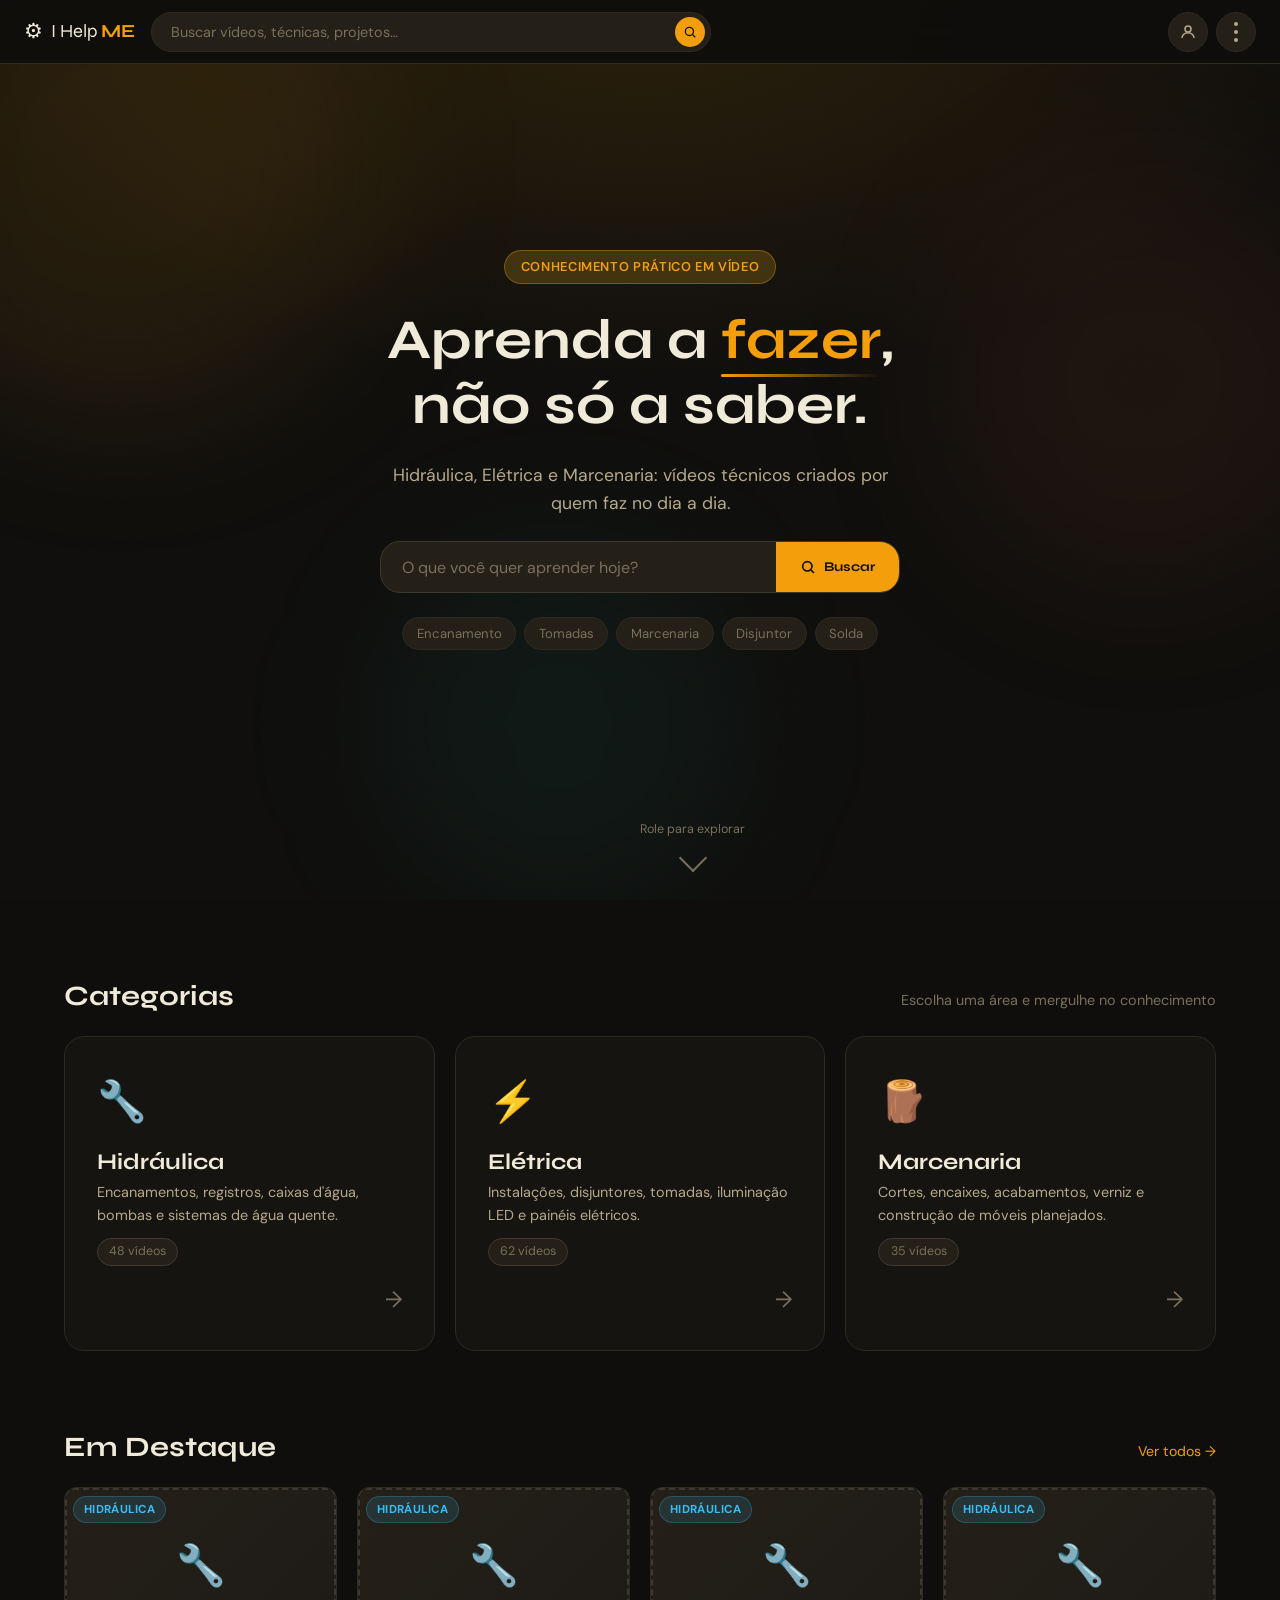
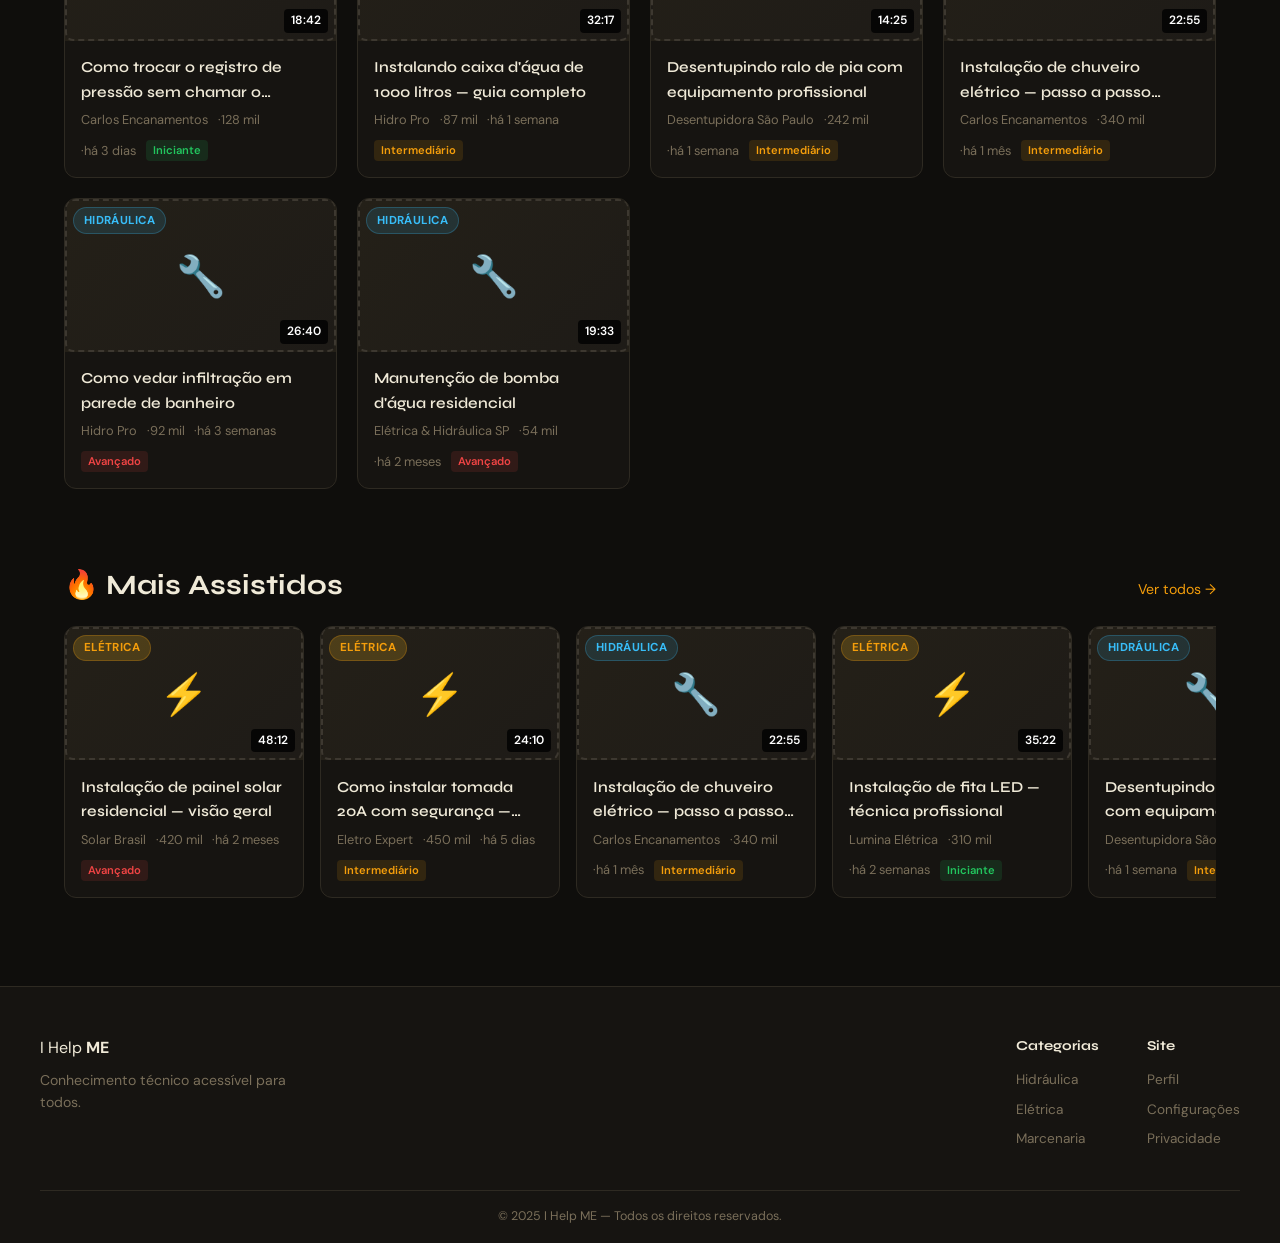
<file: index.html>
<!DOCTYPE html>
<html lang="pt-BR">
<head>
  <meta charset="UTF-8" />
  <meta name="viewport" content="width=device-width, initial-scale=1.0"/>
  <title>I Help ME — Aprenda Fazendo</title>
  <link rel="stylesheet" href="style.css" />
  <link rel="preconnect" href="https://fonts.googleapis.com">
  <link href="https://fonts.googleapis.com/css2?family=Syne:wght@400;600;700;800&family=DM+Sans:ital,wght@0,300;0,400;0,500;1,300&display=swap" rel="stylesheet">
</head>
<body>

<!-- ═══════════════ HEADER ═══════════════ -->
<header class="site-header" id="site-header">
  <div class="header-inner">
    <a href="index.html" class="logo">
      <span class="logo-icon">⚙</span>
      <span class="logo-text">I Help <strong>ME</strong></span>
    </a>

    <div class="search-bar-wrap" id="searchWrap">
      <input type="text" id="searchInput" class="search-input" placeholder="Buscar vídeos, técnicas, projetos…" />
      <button class="search-btn" id="searchBtn" aria-label="Buscar">
        <svg viewBox="0 0 24 24" fill="none" stroke="currentColor" stroke-width="2.2">
          <circle cx="11" cy="11" r="7"/><path d="M21 21l-4.35-4.35"/>
        </svg>
      </button>
    </div>

    <div class="header-actions">
      <a href="profile.html" class="btn-icon" title="Perfil">
        <svg viewBox="0 0 24 24" fill="none" stroke="currentColor" stroke-width="2">
          <circle cx="12" cy="8" r="4"/><path d="M4 20c0-4 3.6-7 8-7s8 3 8 7"/>
        </svg>
      </a>
      <button class="btn-icon menu-trigger" id="menuTrigger" title="Menu" aria-label="Abrir menu">
        <span></span><span></span><span></span>
      </button>
    </div>
  </div>
</header>

<!-- ═══════════════ SLIDE MENU ═══════════════ -->
<div class="menu-overlay" id="menuOverlay"></div>
<nav class="slide-menu" id="slideMenu" aria-hidden="true">
  <div class="menu-header">
    <span class="logo-text" style="font-size:1.1rem">I Help <strong>ME</strong></span>
    <button class="menu-close" id="menuClose" aria-label="Fechar menu">✕</button>
  </div>
  <ul class="menu-nav">
    <li><a href="index.html" class="active"><span>🏠</span> Início</a></li>
    <li><a href="category.html?cat=hidraulica"><span>🔧</span> Hidráulica</a></li>
    <li><a href="category.html?cat=eletrica"><span>⚡</span> Elétrica</a></li>
    <li><a href="category.html?cat=marcenaria"><span>🪵</span> Marcenaria</a></li>
    <li class="divider"></li>
    <li><a href="profile.html"><span>👤</span> Meu Perfil</a></li>
    <li><a href="profile.html#upload"><span>📤</span> Enviar Vídeo</a></li>
    <li class="divider"></li>
    <li><a href="settings.html"><span>⚙️</span> Configurações</a></li>
    <li><a href="settings.html#notifications"><span>🔔</span> Notificações</a></li>
    <li><a href="settings.html#privacy"><span>🔒</span> Privacidade</a></li>
  </ul>
  <div class="menu-footer">
    <p>© 2025 I Help ME</p>
  </div>
</nav>

<!-- ═══════════════ HERO ═══════════════ -->
<section class="hero">
  <div class="hero-bg">
    <div class="hero-grain"></div>
    <div class="hero-blob blob-1"></div>
    <div class="hero-blob blob-2"></div>
    <div class="hero-blob blob-3"></div>
  </div>
  <div class="hero-content">
    <div class="hero-badge">Conhecimento Prático em Vídeo</div>
    <h1 class="hero-title">Aprenda a <span class="highlight">fazer</span>,<br>não só a saber.</h1>
    <p class="hero-sub">Hidráulica, Elétrica e Marcenaria: vídeos técnicos criados por quem faz no dia a dia.</p>
    <div class="hero-search-big">
      <input type="text" id="heroSearch" placeholder="O que você quer aprender hoje?" />
      <button id="heroSearchBtn">
        <svg viewBox="0 0 24 24" fill="none" stroke="currentColor" stroke-width="2.5"><circle cx="11" cy="11" r="7"/><path d="M21 21l-4.35-4.35"/></svg>
        Buscar
      </button>
    </div>
    <div class="hero-tags">
      <span>Encanamento</span><span>Tomadas</span><span>Marcenaria</span><span>Disjuntor</span><span>Solda</span>
    </div>
  </div>
  <div class="hero-scroll-hint">
    <span>Role para explorar</span>
    <div class="scroll-arrow"></div>
  </div>
</section>

<!-- ═══════════════ CATEGORIES ═══════════════ -->
<section class="categories-section" id="categories">
  <div class="section-header">
    <h2>Categorias</h2>
    <p>Escolha uma área e mergulhe no conhecimento</p>
  </div>
  <div class="category-cards">

    <a href="category.html?cat=hidraulica" class="cat-card cat-hidraulica reveal">
      <div class="cat-card-bg"></div>
      <div class="cat-icon">🔧</div>
      <div class="cat-info">
        <h3>Hidráulica</h3>
        <p>Encanamentos, registros, caixas d'água, bombas e sistemas de água quente.</p>
        <span class="cat-count">48 vídeos</span>
      </div>
      <div class="cat-arrow">→</div>
    </a>

    <a href="category.html?cat=eletrica" class="cat-card cat-eletrica reveal">
      <div class="cat-card-bg"></div>
      <div class="cat-icon">⚡</div>
      <div class="cat-info">
        <h3>Elétrica</h3>
        <p>Instalações, disjuntores, tomadas, iluminação LED e painéis elétricos.</p>
        <span class="cat-count">62 vídeos</span>
      </div>
      <div class="cat-arrow">→</div>
    </a>

    <a href="category.html?cat=marcenaria" class="cat-card cat-marcenaria reveal">
      <div class="cat-card-bg"></div>
      <div class="cat-icon">🪵</div>
      <div class="cat-info">
        <h3>Marcenaria</h3>
        <p>Cortes, encaixes, acabamentos, verniz e construção de móveis planejados.</p>
        <span class="cat-count">35 vídeos</span>
      </div>
      <div class="cat-arrow">→</div>
    </a>

  </div>
</section>

<!-- ═══════════════ FEATURED VIDEOS ═══════════════ -->
<section class="featured-section reveal-section">
  <div class="section-header">
    <h2>Em Destaque</h2>
    <a href="category.html?cat=todos" class="see-all">Ver todos →</a>
  </div>
  <div class="video-grid" id="featuredGrid">
    <!-- JS injeta os cards -->
  </div>
</section>

<!-- ═══════════════ TRENDING ═══════════════ -->
<section class="trending-section reveal-section">
  <div class="section-header">
    <h2>🔥 Mais Assistidos</h2>
    <a href="category.html?cat=todos" class="see-all">Ver todos →</a>
  </div>
  <div class="video-row" id="trendingRow">
  </div>
</section>

<!-- ═══════════════ FOOTER ═══════════════ -->
<footer class="site-footer">
  <div class="footer-inner">
    <div class="footer-brand">
      <span class="logo-text">I Help <strong>ME</strong></span>
      <p>Conhecimento técnico acessível para todos.</p>
    </div>
    <div class="footer-links">
      <div>
        <strong>Categorias</strong>
        <a href="category.html?cat=hidraulica">Hidráulica</a>
        <a href="category.html?cat=eletrica">Elétrica</a>
        <a href="category.html?cat=marcenaria">Marcenaria</a>
      </div>
      <div>
        <strong>Site</strong>
        <a href="profile.html">Perfil</a>
        <a href="settings.html">Configurações</a>
        <a href="settings.html#privacy">Privacidade</a>
      </div>
    </div>
  </div>
  <div class="footer-bottom">
    <p>© 2025 I Help ME — Todos os direitos reservados.</p>
  </div>
</footer>

<!-- Search results overlay -->
<div class="search-results-overlay" id="searchResults">
  <div class="search-results-inner">
    <h3>Resultados para: <span id="searchQuery"></span></h3>
    <div class="video-grid" id="searchGrid"></div>
    <button class="close-search" id="closeSearch">✕ Fechar</button>
  </div>
</div>

<script src="data.js"></script>
<script src="main.js"></script>
</body>
</html>
</file>
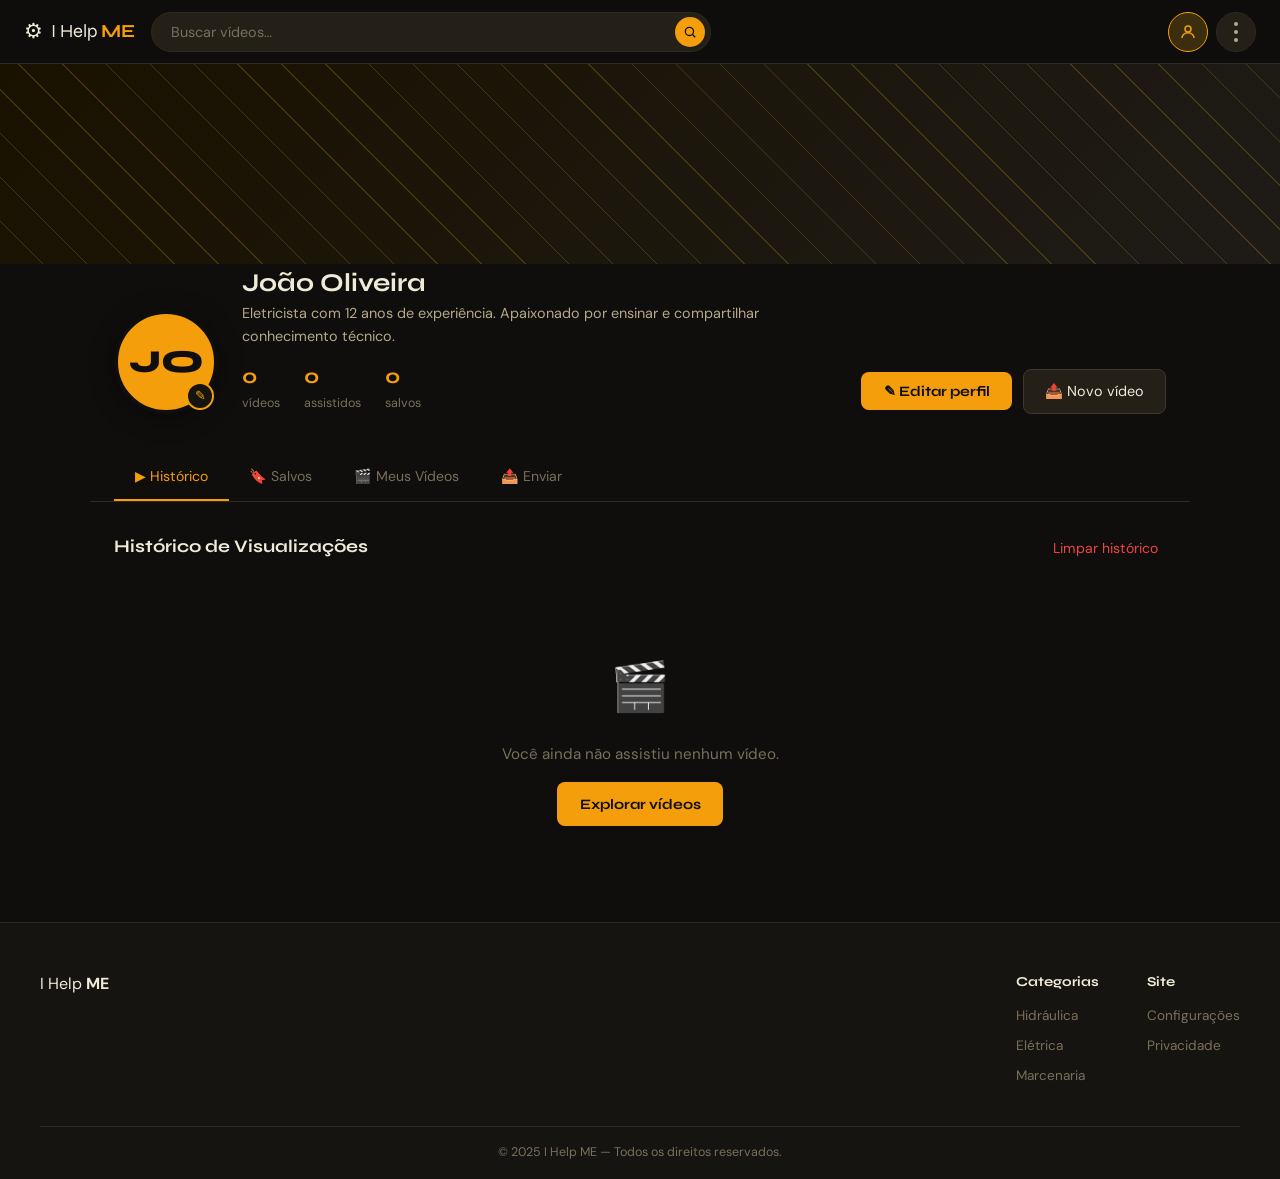
<file: profile.html>
<!DOCTYPE html>
<html lang="pt-BR">
<head>
  <meta charset="UTF-8"/>
  <meta name="viewport" content="width=device-width, initial-scale=1.0"/>
  <title>Perfil — I Help ME</title>
  <link rel="stylesheet" href="style.css"/>
  <link rel="preconnect" href="https://fonts.googleapis.com">
  <link href="https://fonts.googleapis.com/css2?family=Syne:wght@400;600;700;800&family=DM+Sans:ital,wght@0,300;0,400;0,500;1,300&display=swap" rel="stylesheet">
</head>
<body class="page-profile">

<!-- HEADER -->
<header class="site-header" id="site-header">
  <div class="header-inner">
    <a href="index.html" class="logo">
      <span class="logo-icon">⚙</span>
      <span class="logo-text">I Help <strong>ME</strong></span>
    </a>
    <div class="search-bar-wrap">
      <input type="text" id="searchInput" class="search-input" placeholder="Buscar vídeos…"/>
      <button class="search-btn" id="searchBtn">
        <svg viewBox="0 0 24 24" fill="none" stroke="currentColor" stroke-width="2.2"><circle cx="11" cy="11" r="7"/><path d="M21 21l-4.35-4.35"/></svg>
      </button>
    </div>
    <div class="header-actions">
      <a href="profile.html" class="btn-icon active-icon" title="Perfil">
        <svg viewBox="0 0 24 24" fill="none" stroke="currentColor" stroke-width="2"><circle cx="12" cy="8" r="4"/><path d="M4 20c0-4 3.6-7 8-7s8 3 8 7"/></svg>
      </a>
      <button class="btn-icon menu-trigger" id="menuTrigger">
        <span></span><span></span><span></span>
      </button>
    </div>
  </div>
</header>

<!-- SLIDE MENU -->
<div class="menu-overlay" id="menuOverlay"></div>
<nav class="slide-menu" id="slideMenu" aria-hidden="true">
  <div class="menu-header">
    <span class="logo-text" style="font-size:1.1rem">I Help <strong>ME</strong></span>
    <button class="menu-close" id="menuClose">✕</button>
  </div>
  <ul class="menu-nav">
    <li><a href="index.html"><span>🏠</span> Início</a></li>
    <li><a href="category.html?cat=hidraulica"><span>🔧</span> Hidráulica</a></li>
    <li><a href="category.html?cat=eletrica"><span>⚡</span> Elétrica</a></li>
    <li><a href="category.html?cat=marcenaria"><span>🪵</span> Marcenaria</a></li>
    <li class="divider"></li>
    <li><a href="profile.html" class="active"><span>👤</span> Meu Perfil</a></li>
    <li><a href="profile.html#upload"><span>📤</span> Enviar Vídeo</a></li>
    <li class="divider"></li>
    <li><a href="settings.html"><span>⚙️</span> Configurações</a></li>
    <li><a href="settings.html#notifications"><span>🔔</span> Notificações</a></li>
    <li><a href="settings.html#privacy"><span>🔒</span> Privacidade</a></li>
  </ul>
  <div class="menu-footer"><p>© 2025 I Help ME</p></div>
</nav>

<!-- PROFILE HERO -->
<section class="profile-hero">
  <div class="profile-cover">
    <div class="cover-pattern"></div>
  </div>
  <div class="profile-info-row">
    <div class="profile-avatar-wrap">
      <div class="profile-avatar" id="profileAvatar">JO</div>
      <button class="avatar-edit-btn" id="avatarEditBtn" title="Alterar foto">✎</button>
    </div>
    <div class="profile-details">
      <h1 id="profileName">João Oliveira</h1>
      <p id="profileBio">Eletricista com 12 anos de experiência. Apaixonado por ensinar e compartilhar conhecimento técnico.</p>
      <div class="profile-stats">
        <div class="pstat"><strong id="videoCount">0</strong><span>vídeos</span></div>
        <div class="pstat"><strong id="watchedCount">0</strong><span>assistidos</span></div>
        <div class="pstat"><strong id="savedCount">0</strong><span>salvos</span></div>
      </div>
    </div>
    <div class="profile-actions">
      <button class="btn-primary" id="editProfileBtn">✎ Editar perfil</button>
      <a href="#upload" class="btn-secondary">📤 Novo vídeo</a>
    </div>
  </div>
</section>

<!-- PROFILE TABS -->
<div class="profile-tabs-bar">
  <button class="ptab active" data-tab="watched">▶ Histórico</button>
  <button class="ptab" data-tab="saved">🔖 Salvos</button>
  <button class="ptab" data-tab="myvideos">🎬 Meus Vídeos</button>
  <button class="ptab" data-tab="upload" id="uploadTab">📤 Enviar</button>
</div>

<!-- TABS CONTENT -->
<div class="profile-tabs-content">

  <!-- HISTÓRICO -->
  <div class="tab-panel active" id="tab-watched">
    <div class="tab-header">
      <h2>Histórico de Visualizações</h2>
      <button class="btn-text danger" id="clearHistoryBtn">Limpar histórico</button>
    </div>
    <div class="video-grid" id="watchedGrid">
      <div class="empty-state">
        <span>🎬</span>
        <p>Você ainda não assistiu nenhum vídeo.</p>
        <a href="index.html" class="btn-primary">Explorar vídeos</a>
      </div>
    </div>
  </div>

  <!-- SALVOS -->
  <div class="tab-panel" id="tab-saved">
    <div class="tab-header">
      <h2>Vídeos Salvos</h2>
    </div>
    <div class="video-grid" id="savedGrid">
      <div class="empty-state">
        <span>🔖</span>
        <p>Nenhum vídeo salvo ainda.</p>
        <a href="index.html" class="btn-primary">Descobrir vídeos</a>
      </div>
    </div>
  </div>

  <!-- MEUS VÍDEOS -->
  <div class="tab-panel" id="tab-myvideos">
    <div class="tab-header">
      <h2>Meus Vídeos</h2>
    </div>
    <div class="video-grid" id="myVideosGrid">
      <div class="empty-state">
        <span>🎥</span>
        <p>Você ainda não publicou nenhum vídeo.</p>
        <button class="btn-primary" id="goUploadBtn">Enviar primeiro vídeo</button>
      </div>
    </div>
  </div>

  <!-- UPLOAD -->
  <div class="tab-panel" id="tab-upload" style="anchor-name:--upload">
    <div class="tab-header">
      <h2>Publicar Novo Vídeo</h2>
    </div>
    <div class="upload-form-wrap">
      <form class="upload-form" id="uploadForm" onsubmit="return false;">

        <div class="upload-dropzone" id="dropzone">
          <div class="dropzone-content">
            <div class="dropzone-icon">📹</div>
            <p><strong>Arraste seu vídeo aqui</strong></p>
            <p class="small">ou</p>
            <label for="videoFileInput" class="btn-primary">Selecionar arquivo</label>
            <input type="file" id="videoFileInput" accept="video/*" style="display:none"/>
          </div>
          <div class="dropzone-preview" id="dropzonePreview" style="display:none">
            <span class="file-name" id="fileName"></span>
            <button type="button" class="remove-file" id="removeFile">✕</button>
          </div>
        </div>

        <div class="form-group">
          <label>Thumbnail (miniatura)</label>
          <div class="thumb-upload" id="thumbUpload">
            <input type="file" id="thumbInput" accept="image/*" style="display:none"/>
            <label for="thumbInput" class="thumb-placeholder" id="thumbPlaceholder">
              <span>🖼</span><span>Clique para adicionar thumbnail</span>
            </label>
            <img id="thumbPreview" style="display:none; width:100%; border-radius:8px; max-height:200px; object-fit:cover;"/>
          </div>
        </div>

        <div class="form-group">
          <label for="videoTitleInput">Título *</label>
          <input type="text" id="videoTitleInput" class="form-input" placeholder="Ex: Como trocar o registro de pressão" maxlength="100" required/>
          <span class="char-count" id="titleCount">0/100</span>
        </div>

        <div class="form-group">
          <label for="videoCategory">Categoria *</label>
          <select id="videoCategory" class="form-input" required>
            <option value="">Escolha a categoria</option>
            <option value="hidraulica">🔧 Hidráulica</option>
            <option value="eletrica">⚡ Elétrica</option>
            <option value="marcenaria">🪵 Marcenaria</option>
          </select>
        </div>

        <div class="form-group">
          <label for="videoDifficulty">Nível de dificuldade</label>
          <select id="videoDifficulty" class="form-input">
            <option value="iniciante">Iniciante</option>
            <option value="intermediario">Intermediário</option>
            <option value="avancado">Avançado</option>
          </select>
        </div>

        <div class="form-group">
          <label for="videoDescInput">Descrição *</label>
          <textarea id="videoDescInput" class="form-input form-textarea" rows="5" placeholder="Descreva o conteúdo do vídeo, materiais necessários, passo a passo…" required></textarea>
        </div>

        <div class="form-group">
          <label for="videoTagsInput">Tags (separadas por vírgula)</label>
          <input type="text" id="videoTagsInput" class="form-input" placeholder="encanamento, registro, cano PVC…"/>
        </div>

        <div class="form-actions">
          <button type="submit" class="btn-primary btn-large" id="publishBtn">
            <span>📤</span> Publicar Vídeo
          </button>
        </div>

        <div class="upload-success" id="uploadSuccess" style="display:none">
          <div class="success-icon">✅</div>
          <h3>Vídeo enviado com sucesso!</h3>
          <p>Seu vídeo está em análise e será publicado em breve.</p>
          <button type="button" class="btn-secondary" id="newUploadBtn">Enviar outro vídeo</button>
        </div>
      </form>
    </div>
  </div>

</div>

<!-- EDIT PROFILE MODAL -->
<div class="modal-overlay" id="editModal" style="display:none">
  <div class="modal">
    <div class="modal-header">
      <h3>Editar Perfil</h3>
      <button class="modal-close" id="editModalClose">✕</button>
    </div>
    <div class="modal-body">
      <div class="form-group">
        <label>Nome</label>
        <input type="text" id="editName" class="form-input" value="João Oliveira"/>
      </div>
      <div class="form-group">
        <label>Bio</label>
        <textarea id="editBio" class="form-input form-textarea" rows="3">Eletricista com 12 anos de experiência. Apaixonado por ensinar e compartilhar conhecimento técnico.</textarea>
      </div>
      <div class="form-actions">
        <button class="btn-primary" id="saveProfileBtn">Salvar alterações</button>
        <button class="btn-secondary" id="cancelEditBtn">Cancelar</button>
      </div>
    </div>
  </div>
</div>

<footer class="site-footer">
  <div class="footer-inner">
    <div class="footer-brand">
      <span class="logo-text">I Help <strong>ME</strong></span>
    </div>
    <div class="footer-links">
      <div>
        <strong>Categorias</strong>
        <a href="category.html?cat=hidraulica">Hidráulica</a>
        <a href="category.html?cat=eletrica">Elétrica</a>
        <a href="category.html?cat=marcenaria">Marcenaria</a>
      </div>
      <div>
        <strong>Site</strong>
        <a href="settings.html">Configurações</a>
        <a href="settings.html#privacy">Privacidade</a>
      </div>
    </div>
  </div>
  <div class="footer-bottom"><p>© 2025 I Help ME — Todos os direitos reservados.</p></div>
</footer>

<script src="data.js"></script>
<script src="profile.js"></script>
</body>
</html>
</file>
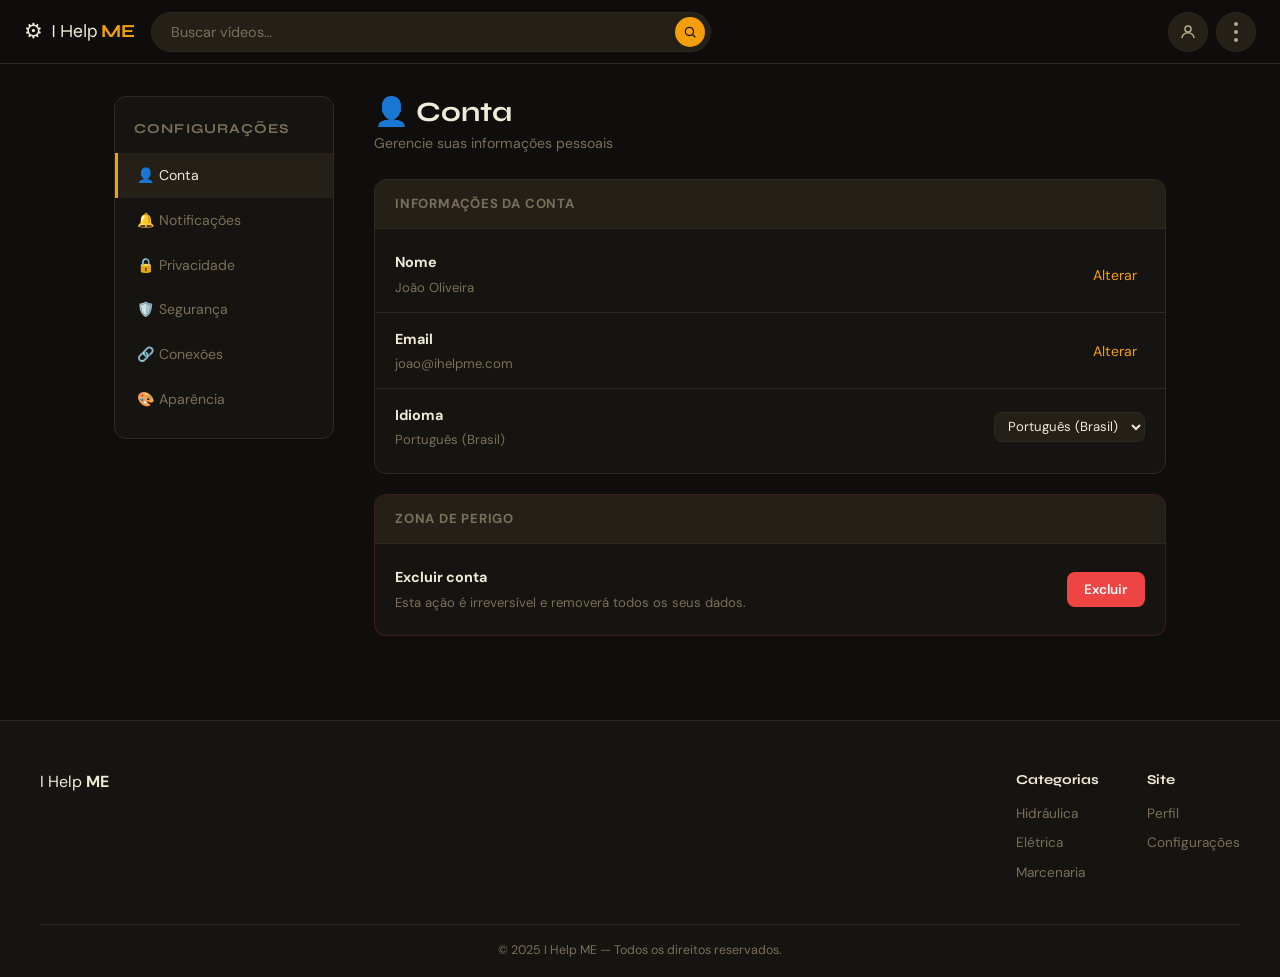
<file: settings.html>
<!DOCTYPE html>
<html lang="pt-BR">
<head>
  <meta charset="UTF-8"/>
  <meta name="viewport" content="width=device-width, initial-scale=1.0"/>
  <title>Configurações — I Help ME</title>
  <link rel="stylesheet" href="style.css"/>
  <link rel="preconnect" href="https://fonts.googleapis.com">
  <link href="https://fonts.googleapis.com/css2?family=Syne:wght@400;600;700;800&family=DM+Sans:ital,wght@0,300;0,400;0,500;1,300&display=swap" rel="stylesheet">
</head>
<body class="page-settings">

<!-- HEADER -->
<header class="site-header" id="site-header">
  <div class="header-inner">
    <a href="index.html" class="logo">
      <span class="logo-icon">⚙</span>
      <span class="logo-text">I Help <strong>ME</strong></span>
    </a>
    <div class="search-bar-wrap">
      <input type="text" id="searchInput" class="search-input" placeholder="Buscar vídeos…"/>
      <button class="search-btn" id="searchBtn">
        <svg viewBox="0 0 24 24" fill="none" stroke="currentColor" stroke-width="2.2"><circle cx="11" cy="11" r="7"/><path d="M21 21l-4.35-4.35"/></svg>
      </button>
    </div>
    <div class="header-actions">
      <a href="profile.html" class="btn-icon" title="Perfil">
        <svg viewBox="0 0 24 24" fill="none" stroke="currentColor" stroke-width="2"><circle cx="12" cy="8" r="4"/><path d="M4 20c0-4 3.6-7 8-7s8 3 8 7"/></svg>
      </a>
      <button class="btn-icon menu-trigger" id="menuTrigger">
        <span></span><span></span><span></span>
      </button>
    </div>
  </div>
</header>

<!-- SLIDE MENU -->
<div class="menu-overlay" id="menuOverlay"></div>
<nav class="slide-menu" id="slideMenu" aria-hidden="true">
  <div class="menu-header">
    <span class="logo-text" style="font-size:1.1rem">I Help <strong>ME</strong></span>
    <button class="menu-close" id="menuClose">✕</button>
  </div>
  <ul class="menu-nav">
    <li><a href="index.html"><span>🏠</span> Início</a></li>
    <li><a href="category.html?cat=hidraulica"><span>🔧</span> Hidráulica</a></li>
    <li><a href="category.html?cat=eletrica"><span>⚡</span> Elétrica</a></li>
    <li><a href="category.html?cat=marcenaria"><span>🪵</span> Marcenaria</a></li>
    <li class="divider"></li>
    <li><a href="profile.html"><span>👤</span> Meu Perfil</a></li>
    <li><a href="profile.html#upload"><span>📤</span> Enviar Vídeo</a></li>
    <li class="divider"></li>
    <li><a href="settings.html" class="active"><span>⚙️</span> Configurações</a></li>
    <li><a href="settings.html#notifications"><span>🔔</span> Notificações</a></li>
    <li><a href="settings.html#privacy"><span>🔒</span> Privacidade</a></li>
  </ul>
  <div class="menu-footer"><p>© 2025 I Help ME</p></div>
</nav>

<!-- SETTINGS LAYOUT -->
<div class="settings-layout">

  <!-- Sidebar nav -->
  <nav class="settings-nav">
    <h2>Configurações</h2>
    <ul>
      <li><a href="#account" class="snav-link active" data-section="account">👤 Conta</a></li>
      <li><a href="#notifications" class="snav-link" data-section="notifications">🔔 Notificações</a></li>
      <li><a href="#privacy" class="snav-link" data-section="privacy">🔒 Privacidade</a></li>
      <li><a href="#security" class="snav-link" data-section="security">🛡️ Segurança</a></li>
      <li><a href="#connections" class="snav-link" data-section="connections">🔗 Conexões</a></li>
      <li><a href="#appearance" class="snav-link" data-section="appearance">🎨 Aparência</a></li>
    </ul>
  </nav>

  <!-- Content -->
  <div class="settings-content">

    <!-- ACCOUNT -->
    <section class="settings-section active" id="section-account">
      <div class="section-title-row">
        <h2>👤 Conta</h2>
        <p>Gerencie suas informações pessoais</p>
      </div>

      <div class="settings-card">
        <div class="scard-header">Informações da conta</div>
        <div class="scard-body">
          <div class="setting-row">
            <div>
              <strong>Nome</strong>
              <p>João Oliveira</p>
            </div>
            <button class="btn-text" onclick="alert('Abra o perfil para editar')">Alterar</button>
          </div>
          <div class="setting-row">
            <div>
              <strong>Email</strong>
              <p>joao@ihelpme.com</p>
            </div>
            <button class="btn-text">Alterar</button>
          </div>
          <div class="setting-row">
            <div>
              <strong>Idioma</strong>
              <p>Português (Brasil)</p>
            </div>
            <select class="form-input inline-select">
              <option selected>Português (Brasil)</option>
              <option>English</option>
              <option>Español</option>
            </select>
          </div>
        </div>
      </div>

      <div class="settings-card danger-zone">
        <div class="scard-header">Zona de perigo</div>
        <div class="scard-body">
          <div class="setting-row">
            <div>
              <strong>Excluir conta</strong>
              <p>Esta ação é irreversível e removerá todos os seus dados.</p>
            </div>
            <button class="btn-danger" id="deleteAccountBtn">Excluir</button>
          </div>
        </div>
      </div>
    </section>

    <!-- NOTIFICATIONS -->
    <section class="settings-section" id="section-notifications">
      <div class="section-title-row">
        <h2>🔔 Notificações</h2>
        <p>Controle quando e como você recebe notificações</p>
      </div>

      <div class="settings-card">
        <div class="scard-header">Notificações por e-mail</div>
        <div class="scard-body">
          <div class="setting-row">
            <div>
              <strong>Novos vídeos nas categorias seguidas</strong>
              <p>Receba e-mails quando um novo vídeo for publicado</p>
            </div>
            <label class="toggle">
              <input type="checkbox" checked id="notifNewVideos"/>
              <span class="toggle-slider"></span>
            </label>
          </div>
          <div class="setting-row">
            <div>
              <strong>Respostas e comentários</strong>
              <p>Seja notificado quando alguém responder</p>
            </div>
            <label class="toggle">
              <input type="checkbox" checked id="notifComments"/>
              <span class="toggle-slider"></span>
            </label>
          </div>
          <div class="setting-row">
            <div>
              <strong>Boletim semanal</strong>
              <p>Resumo dos melhores vídeos da semana</p>
            </div>
            <label class="toggle">
              <input type="checkbox" id="notifNewsletter"/>
              <span class="toggle-slider"></span>
            </label>
          </div>
          <div class="setting-row">
            <div>
              <strong>Novidades e atualizações do site</strong>
              <p>Comunicados oficiais da I Help ME</p>
            </div>
            <label class="toggle">
              <input type="checkbox" checked id="notifUpdates"/>
              <span class="toggle-slider"></span>
            </label>
          </div>
        </div>
      </div>

      <div class="settings-card">
        <div class="scard-header">Notificações push (navegador)</div>
        <div class="scard-body">
          <div class="setting-row">
            <div>
              <strong>Ativar notificações push</strong>
              <p>Receba alertas mesmo com o site fechado</p>
            </div>
            <label class="toggle">
              <input type="checkbox" id="notifPush"/>
              <span class="toggle-slider"></span>
            </label>
          </div>
          <div class="setting-row">
            <div>
              <strong>Sons de notificação</strong>
              <p>Tocar um som ao receber notificações</p>
            </div>
            <label class="toggle">
              <input type="checkbox" id="notifSound"/>
              <span class="toggle-slider"></span>
            </label>
          </div>
        </div>
      </div>

      <button class="btn-primary" id="saveNotifBtn">Salvar preferências</button>
    </section>

    <!-- PRIVACY -->
    <section class="settings-section" id="section-privacy">
      <div class="section-title-row">
        <h2>🔒 Privacidade</h2>
        <p>Controle quem pode ver suas informações</p>
      </div>

      <div class="settings-card">
        <div class="scard-header">Visibilidade do perfil</div>
        <div class="scard-body">
          <div class="setting-row">
            <div>
              <strong>Perfil público</strong>
              <p>Qualquer pessoa pode ver seu perfil e vídeos publicados</p>
            </div>
            <label class="toggle">
              <input type="checkbox" checked id="privPublicProfile"/>
              <span class="toggle-slider"></span>
            </label>
          </div>
          <div class="setting-row">
            <div>
              <strong>Mostrar histórico de visualizações</strong>
              <p>Outros usuários podem ver o que você assistiu</p>
            </div>
            <label class="toggle">
              <input type="checkbox" id="privShowHistory"/>
              <span class="toggle-slider"></span>
            </label>
          </div>
          <div class="setting-row">
            <div>
              <strong>Aparecer em buscas</strong>
              <p>Seu perfil pode aparecer nos resultados de pesquisa</p>
            </div>
            <label class="toggle">
              <input type="checkbox" checked id="privSearchable"/>
              <span class="toggle-slider"></span>
            </label>
          </div>
        </div>
      </div>

      <div class="settings-card">
        <div class="scard-header">Dados e cookies</div>
        <div class="scard-body">
          <div class="setting-row">
            <div>
              <strong>Cookies essenciais</strong>
              <p>Necessários para o funcionamento do site</p>
            </div>
            <span class="badge-required">Obrigatório</span>
          </div>
          <div class="setting-row">
            <div>
              <strong>Cookies analíticos</strong>
              <p>Nos ajudam a entender como você usa o site</p>
            </div>
            <label class="toggle">
              <input type="checkbox" checked id="privAnalytics"/>
              <span class="toggle-slider"></span>
            </label>
          </div>
          <div class="setting-row">
            <div>
              <strong>Cookies de personalização</strong>
              <p>Para recomendar conteúdo mais relevante</p>
            </div>
            <label class="toggle">
              <input type="checkbox" id="privPersonalization"/>
              <span class="toggle-slider"></span>
            </label>
          </div>
        </div>
      </div>

      <div class="settings-card">
        <div class="scard-header">Seus dados</div>
        <div class="scard-body">
          <div class="setting-row">
            <div>
              <strong>Baixar meus dados</strong>
              <p>Exporte todo o conteúdo e histórico da sua conta</p>
            </div>
            <button class="btn-secondary" id="downloadDataBtn">📥 Exportar</button>
          </div>
        </div>
      </div>

      <button class="btn-primary" id="savePrivacyBtn">Salvar preferências</button>
    </section>

    <!-- SECURITY -->
    <section class="settings-section" id="section-security">
      <div class="section-title-row">
        <h2>🛡️ Segurança</h2>
        <p>Proteja sua conta com camadas extras de segurança</p>
      </div>

      <div class="settings-card">
        <div class="scard-header">Senha</div>
        <div class="scard-body">
          <div class="form-group">
            <label>Senha atual</label>
            <input type="password" class="form-input" placeholder="••••••••"/>
          </div>
          <div class="form-group">
            <label>Nova senha</label>
            <input type="password" class="form-input" id="newPass" placeholder="Mínimo 8 caracteres"/>
          </div>
          <div class="form-group">
            <label>Confirmar nova senha</label>
            <input type="password" class="form-input" id="confirmPass" placeholder="Repita a nova senha"/>
          </div>
          <button class="btn-primary" id="changePassBtn">Alterar senha</button>
        </div>
      </div>

      <div class="settings-card">
        <div class="scard-header">Autenticação em dois fatores (2FA)</div>
        <div class="scard-body">
          <div class="setting-row">
            <div>
              <strong>Ativar 2FA</strong>
              <p>Use um aplicativo autenticador para uma camada extra de proteção</p>
            </div>
            <label class="toggle">
              <input type="checkbox" id="sec2FA"/>
              <span class="toggle-slider"></span>
            </label>
          </div>
          <div class="setting-row">
            <div>
              <strong>Alertas de login suspeito</strong>
              <p>Notificações quando um login incomum for detectado</p>
            </div>
            <label class="toggle">
              <input type="checkbox" checked id="secLoginAlert"/>
              <span class="toggle-slider"></span>
            </label>
          </div>
        </div>
      </div>

      <div class="settings-card">
        <div class="scard-header">Sessões ativas</div>
        <div class="scard-body">
          <div class="session-item">
            <div class="session-icon">💻</div>
            <div>
              <strong>Chrome · Windows 11</strong>
              <p>São Paulo, Brasil · Agora (esta sessão)</p>
            </div>
            <span class="badge-active">Ativa</span>
          </div>
          <div class="session-item">
            <div class="session-icon">📱</div>
            <div>
              <strong>Safari · iPhone 15</strong>
              <p>São Paulo, Brasil · há 2 dias</p>
            </div>
            <button class="btn-text danger">Encerrar</button>
          </div>
          <button class="btn-secondary" id="revokeAllBtn">Encerrar todas as outras sessões</button>
        </div>
      </div>
    </section>

    <!-- CONNECTIONS -->
    <section class="settings-section" id="section-connections">
      <div class="section-title-row">
        <h2>🔗 Conexões</h2>
        <p>Gerencie contas vinculadas e integrações</p>
      </div>

      <div class="settings-card">
        <div class="scard-header">Contas vinculadas</div>
        <div class="scard-body">
          <div class="setting-row">
            <div class="connection-info">
              <span class="conn-icon">G</span>
              <div>
                <strong>Google</strong>
                <p>Não conectado</p>
              </div>
            </div>
            <button class="btn-secondary" id="connectGoogle">Conectar</button>
          </div>
          <div class="setting-row">
            <div class="connection-info">
              <span class="conn-icon fb">f</span>
              <div>
                <strong>Facebook</strong>
                <p>Não conectado</p>
              </div>
            </div>
            <button class="btn-secondary" id="connectFacebook">Conectar</button>
          </div>
          <div class="setting-row">
            <div class="connection-info">
              <span class="conn-icon gh">⌨</span>
              <div>
                <strong>GitHub</strong>
                <p>Não conectado</p>
              </div>
            </div>
            <button class="btn-secondary" id="connectGithub">Conectar</button>
          </div>
        </div>
      </div>

      <div class="settings-card">
        <div class="scard-header">API e integrações</div>
        <div class="scard-body">
          <div class="setting-row">
            <div>
              <strong>Chave de API</strong>
              <p>Use para integrações externas</p>
            </div>
            <button class="btn-secondary" id="genApiKey">Gerar chave</button>
          </div>
          <div id="apiKeyDisplay" style="display:none" class="api-key-box">
            <code id="apiKeyCode"></code>
            <button class="btn-text" id="copyApiKey">Copiar</button>
          </div>
        </div>
      </div>
    </section>

    <!-- APPEARANCE -->
    <section class="settings-section" id="section-appearance">
      <div class="section-title-row">
        <h2>🎨 Aparência</h2>
        <p>Personalize a interface do site</p>
      </div>

      <div class="settings-card">
        <div class="scard-header">Tema</div>
        <div class="scard-body">
          <div class="theme-selector">
            <label class="theme-option active" id="themeLight">
              <input type="radio" name="theme" value="light" checked/>
              <div class="theme-preview light-preview">
                <div></div><div></div><div></div>
              </div>
              <span>Claro</span>
            </label>
            <label class="theme-option" id="themeDark">
              <input type="radio" name="theme" value="dark"/>
              <div class="theme-preview dark-preview">
                <div></div><div></div><div></div>
              </div>
              <span>Escuro</span>
            </label>
            <label class="theme-option" id="themeSystem">
              <input type="radio" name="theme" value="system"/>
              <div class="theme-preview system-preview">
                <div></div><div></div><div></div>
              </div>
              <span>Sistema</span>
            </label>
          </div>
        </div>
      </div>

      <div class="settings-card">
        <div class="scard-header">Qualidade de vídeo padrão</div>
        <div class="scard-body">
          <div class="setting-row">
            <div>
              <strong>Qualidade automática</strong>
              <p>Ajusta automaticamente conforme sua conexão</p>
            </div>
            <select class="form-input inline-select">
              <option>Automático</option>
              <option>1080p</option>
              <option>720p</option>
              <option>480p</option>
            </select>
          </div>
          <div class="setting-row">
            <div>
              <strong>Reprodução automática</strong>
              <p>Iniciar o próximo vídeo automaticamente</p>
            </div>
            <label class="toggle">
              <input type="checkbox" checked id="autoplay"/>
              <span class="toggle-slider"></span>
            </label>
          </div>
        </div>
      </div>

      <button class="btn-primary" id="saveAppearanceBtn">Salvar aparência</button>
    </section>

  </div>
</div>

<!-- Toast -->
<div class="toast" id="toast"></div>

<footer class="site-footer">
  <div class="footer-inner">
    <div class="footer-brand">
      <span class="logo-text">I Help <strong>ME</strong></span>
    </div>
    <div class="footer-links">
      <div>
        <strong>Categorias</strong>
        <a href="category.html?cat=hidraulica">Hidráulica</a>
        <a href="category.html?cat=eletrica">Elétrica</a>
        <a href="category.html?cat=marcenaria">Marcenaria</a>
      </div>
      <div>
        <strong>Site</strong>
        <a href="profile.html">Perfil</a>
        <a href="settings.html">Configurações</a>
      </div>
    </div>
  </div>
  <div class="footer-bottom"><p>© 2025 I Help ME — Todos os direitos reservados.</p></div>
</footer>

<script src="data.js"></script>
<script src="settings.js"></script>
</body>
</html>
</file>
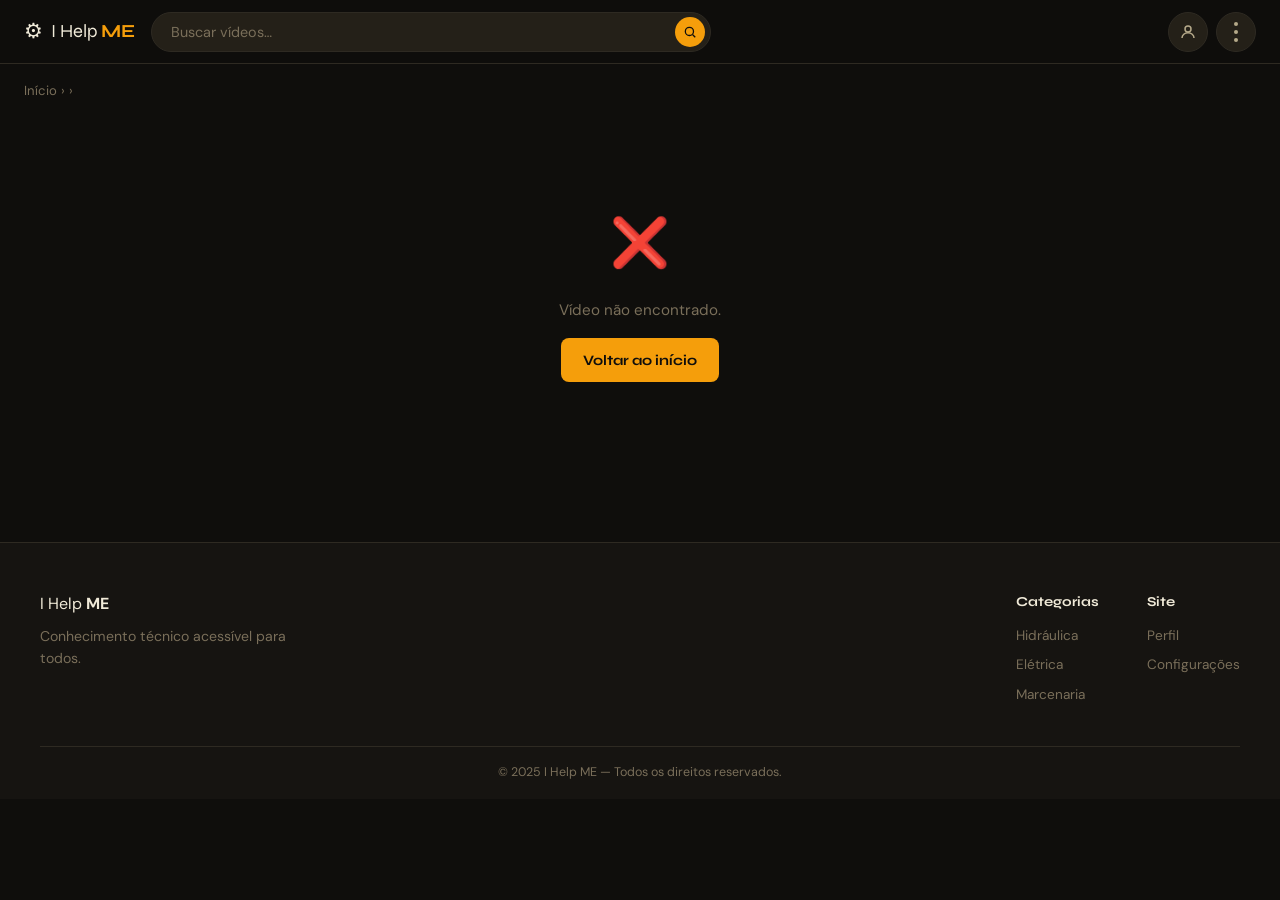
<file: watch.html>
<!DOCTYPE html>
<html lang="pt-BR">
<head>
  <meta charset="UTF-8"/>
  <meta name="viewport" content="width=device-width, initial-scale=1.0"/>
  <title>Assistir — I Help ME</title>
  <link rel="stylesheet" href="style.css"/>
  <link rel="preconnect" href="https://fonts.googleapis.com">
  <link href="https://fonts.googleapis.com/css2?family=Syne:wght@400;600;700;800&family=DM+Sans:ital,wght@0,300;0,400;0,500;1,300&display=swap" rel="stylesheet">
</head>
<body class="page-watch">

<!-- HEADER -->
<header class="site-header" id="site-header">
  <div class="header-inner">
    <a href="index.html" class="logo">
      <span class="logo-icon">⚙</span>
      <span class="logo-text">I Help <strong>ME</strong></span>
    </a>
    <div class="search-bar-wrap">
      <input type="text" id="searchInput" class="search-input" placeholder="Buscar vídeos…" />
      <button class="search-btn" id="searchBtn">
        <svg viewBox="0 0 24 24" fill="none" stroke="currentColor" stroke-width="2.2"><circle cx="11" cy="11" r="7"/><path d="M21 21l-4.35-4.35"/></svg>
      </button>
    </div>
    <div class="header-actions">
      <a href="profile.html" class="btn-icon" title="Perfil">
        <svg viewBox="0 0 24 24" fill="none" stroke="currentColor" stroke-width="2"><circle cx="12" cy="8" r="4"/><path d="M4 20c0-4 3.6-7 8-7s8 3 8 7"/></svg>
      </a>
      <button class="btn-icon menu-trigger" id="menuTrigger">
        <span></span><span></span><span></span>
      </button>
    </div>
  </div>
</header>

<!-- SLIDE MENU -->
<div class="menu-overlay" id="menuOverlay"></div>
<nav class="slide-menu" id="slideMenu" aria-hidden="true">
  <div class="menu-header">
    <span class="logo-text" style="font-size:1.1rem">I Help <strong>ME</strong></span>
    <button class="menu-close" id="menuClose">✕</button>
  </div>
  <ul class="menu-nav">
    <li><a href="index.html"><span>🏠</span> Início</a></li>
    <li><a href="category.html?cat=hidraulica"><span>🔧</span> Hidráulica</a></li>
    <li><a href="category.html?cat=eletrica"><span>⚡</span> Elétrica</a></li>
    <li><a href="category.html?cat=marcenaria"><span>🪵</span> Marcenaria</a></li>
    <li class="divider"></li>
    <li><a href="profile.html"><span>👤</span> Meu Perfil</a></li>
    <li><a href="profile.html#upload"><span>📤</span> Enviar Vídeo</a></li>
    <li class="divider"></li>
    <li><a href="settings.html"><span>⚙️</span> Configurações</a></li>
    <li><a href="settings.html#notifications"><span></span> Notificações</a></li>
    <li><a href="settings.html#privacy"><span></span> Privacidade</a></li>
  </ul>
  <div class="menu-footer"><p>© 2025 I Help ME</p></div>
</nav>

<!-- BREADCRUMB -->
<div class="watch-breadcrumb">
  <a href="index.html">Início</a> ›
  <a href="#" id="watchBreadCat"></a> ›
  <span id="watchBreadTitle"></span>
</div>

<!-- WATCH LAYOUT -->
<div class="watch-layout">

  <!-- LEFT: Player + Info -->
  <div class="watch-main">
    <!-- Player -->
    <div class="player-wrap" id="playerWrap">
      <video id="videoPlayer" class="video-player" poster="" preload="metadata"></video>
      <div class="play-overlay" id="playOverlay">
        <button class="big-play-btn" id="bigPlayBtn" aria-label="Reproduzir">
          <svg viewBox="0 0 24 24" fill="currentColor"><polygon points="5,3 19,12 5,21"/></svg>
        </button>
        <div class="player-gradient"></div>
        <div class="player-meta-overlay" id="playerMetaOverlay"></div>
      </div>

      <!-- Simulated video player controls -->
      <div class="player-controls" id="playerControls">
        <div class="progress-bar-wrap">
          <div class="progress-bg">
            <div class="progress-fill" id="progressFill"></div>
          </div>
          <input type="range" id="progressRange" min="0" max="100" value="0" class="progress-range" />
        </div>
        <div class="player-guide" id="playerGuide">Pressione <kbd>Space</kbd> para pausar, <kbd>←</kbd> para voltar 10s e <kbd>→</kbd> para avançar 10s.</div>
        <div class="controls-row">
          <button class="ctrl-btn" id="playPauseBtn" aria-label="Play/Pause">
            <svg viewBox="0 0 24 24" fill="currentColor" id="playIcon"><polygon points="5,3 19,12 5,21"/></svg>
          </button>
          <button class="ctrl-btn" id="rewindBtn" title="Voltar 10 segundos">⏪</button>
          <button class="ctrl-btn" id="forwardBtn" title="Avançar 10 segundos">⏩</button>
          <span class="time-display" id="timeDisplay">0:00 / 0:00</span>
          <select id="speedSelect" class="speed-select" aria-label="Velocidade de reprodução">
            <option value="0.5">0.5x</option>
            <option value="0.75">0.75x</option>
            <option value="1" selected>1x</option>
            <option value="1.25">1.25x</option>
            <option value="1.5">1.5x</option>
            <option value="2">2x</option>
          </select>
          <div class="vol-wrap">
            <button class="ctrl-btn" id="muteBtn">🔊</button>
            <input type="range" id="volRange" min="0" max="100" value="80" class="vol-range" />
          </div>
          <button class="ctrl-btn fullscreen-btn" id="fullscreenBtn">⛶</button>
        </div>
      </div>
    </div>

    <!-- Video info -->
    <div class="video-info-block">
      <div class="video-cat-badge" id="videoCatBadge"></div>
      <h1 class="video-title" id="videoTitle">Carregando…</h1>
      <div class="video-meta-row">
        <div class="video-author">
          <div class="author-avatar" id="authorAvatar"></div>
          <div>
            <span class="author-name" id="authorName"></span>
            <span class="author-subs" id="authorSubs"></span>
          </div>
        </div>
        <div class="video-actions">
          <button class="action-btn like-btn" id="likeBtn">
            <svg viewBox="0 0 24 24" fill="none" stroke="currentColor" stroke-width="2"><path d="M14 9V5a3 3 0 0 0-3-3l-4 9v11h11.28a2 2 0 0 0 2-1.7l1.38-9a2 2 0 0 0-2-2.3H14z"/><path d="M7 22H4a2 2 0 0 1-2-2v-7a2 2 0 0 1 2-2h3"/></svg>
            <span id="likeCount">0</span>
          </button>
          <button class="action-btn share-btn" id="shareBtn">
            <svg viewBox="0 0 24 24" fill="none" stroke="currentColor" stroke-width="2"><circle cx="18" cy="5" r="3"/><circle cx="6" cy="12" r="3"/><circle cx="18" cy="19" r="3"/><line x1="8.59" y1="13.51" x2="15.42" y2="17.49"/><line x1="15.41" y1="6.51" x2="8.59" y2="10.49"/></svg>
            Compartilhar
          </button>
          <button class="action-btn save-btn" id="saveBtn">
            <svg viewBox="0 0 24 24" fill="none" stroke="currentColor" stroke-width="2"><path d="M19 21l-7-5-7 5V5a2 2 0 0 1 2-2h10a2 2 0 0 1 2 2z"/></svg>
            Salvar
          </button>
        </div>
      </div>
      <div class="video-views-date">
        <span id="videoViews"></span> · <span id="videoDate"></span>
      </div>
    </div>

    <!-- Description -->
    <div class="video-description-block">
      <h2>Descrição</h2>
      <div class="video-desc-text" id="videoDesc"></div>
    </div>

    <!-- Content / Topics -->
    <div class="video-content-block">
      <h2>Conteúdo do Vídeo</h2>
      <div class="content-timeline" id="contentTimeline"></div>
    </div>

    <!-- Tags -->
    <div class="video-tags-block" id="videoTagsBlock">
      <h2>Tags</h2>
      <div class="tags-list" id="videoTags"></div>
    </div>
  </div>

  <!-- RIGHT: Queue -->
  <aside class="watch-sidebar">
    <h3 class="sidebar-title">A seguir</h3>
    <div class="queue-list" id="queueList">
      <!-- Injetado por JS -->
    </div>
  </aside>
</div>

<footer class="site-footer">
  <div class="footer-inner">
    <div class="footer-brand">
      <span class="logo-text">I Help <strong>ME</strong></span>
      <p>Conhecimento técnico acessível para todos.</p>
    </div>
    <div class="footer-links">
      <div>
        <strong>Categorias</strong>
        <a href="category.html?cat=hidraulica">Hidráulica</a>
        <a href="category.html?cat=eletrica">Elétrica</a>
        <a href="category.html?cat=marcenaria">Marcenaria</a>
      </div>
      <div>
        <strong>Site</strong>
        <a href="profile.html">Perfil</a>
        <a href="settings.html">Configurações</a>
      </div>
    </div>
  </div>
  <div class="footer-bottom"><p>© 2025 I Help ME — Todos os direitos reservados.</p></div>
</footer>

<script src="data.js"></script>
<script src="watch.js"></script>
</body>
</html>
</file>
<file: style.css>
/* ═══════════════════════════════════════════════
   PráticaVídeo — style.css
   Font: Syne (display) + DM Sans (body)
   Theme: industrial warmth — dark earth + amber
═══════════════════════════════════════════════ */

/* ── RESET & TOKENS ── */
*, *::before, *::after { box-sizing: border-box; margin: 0; padding: 0; }

:root {
  --bg:        #0f0e0c;
  --bg2:       #161411;
  --bg3:       #1e1b17;
  --surface:   #242018;
  --border:    #2e2a22;
  --border2:   #3d3830;

  --amber:     #f59e0b;
  --amber-dim: #d97706;
  --amber-glow:#fbbf2430;

  --rust:      #dc6b2f;
  --rust-dim:  #b85320;

  --teal:      #14b8a6;
  --teal-dim:  #0d9488;

  --wood:      #c2a06e;
  --wood-dim:  #a07840;

  --text:      #f0ead8;
  --text2:     #b5a98a;
  --text3:     #7a6f5a;

  --radius:    12px;
  --radius-sm: 8px;
  --radius-lg: 20px;

  --shadow:    0 4px 24px rgba(0,0,0,.45);
  --shadow-sm: 0 2px 12px rgba(0,0,0,.3);

  --ease:      cubic-bezier(.25,.8,.25,1);
  --ease-out:  cubic-bezier(0,0,.2,1);
  --spring:    cubic-bezier(.34,1.56,.64,1);

  --header-h: 64px;
}

html { scroll-behavior: smooth; }

body {
  font-family: 'DM Sans', sans-serif;
  background: var(--bg);
  color: var(--text);
  line-height: 1.6;
  overflow-x: hidden;
  opacity: 0;
  animation: fadeIn .35s var(--ease-out) .05s forwards;
}

@keyframes fadeIn { to { opacity:1; } }

a { color: inherit; text-decoration: none; }
button { cursor: pointer; border: none; background: none; font-family: inherit; color: inherit; }
input, select, textarea { font-family: inherit; }
img { display: block; max-width: 100%; }

/* ── SCROLLBAR ── */
::-webkit-scrollbar { width: 6px; }
::-webkit-scrollbar-track { background: var(--bg2); }
::-webkit-scrollbar-thumb { background: var(--border2); border-radius: 3px; }
::-webkit-scrollbar-thumb:hover { background: var(--amber-dim); }

/* ═══════════════════════════════════════════════
   TYPOGRAPHY
═══════════════════════════════════════════════ */
h1,h2,h3,h4 { font-family: 'Syne', sans-serif; font-weight: 700; line-height: 1.15; }
h1 { font-size: clamp(2rem, 5vw, 3.5rem); }
h2 { font-size: clamp(1.25rem, 3vw, 1.75rem); }
h3 { font-size: 1.15rem; }

/* ═══════════════════════════════════════════════
   BUTTONS
═══════════════════════════════════════════════ */
.btn-primary {
  display: inline-flex; align-items: center; gap: .5rem;
  background: var(--amber); color: #0f0e0c;
  padding: .65rem 1.4rem; border-radius: var(--radius-sm);
  font-family: 'Syne', sans-serif; font-weight: 700; font-size: .9rem;
  transition: background .2s, transform .15s var(--spring), box-shadow .2s;
}
.btn-primary:hover {
  background: #fbbf24;
  transform: translateY(-1px);
  box-shadow: 0 6px 20px #f59e0b55;
}
.btn-primary:active { transform: scale(.97); }

.btn-secondary {
  display: inline-flex; align-items: center; gap: .5rem;
  background: var(--surface); color: var(--text);
  border: 1px solid var(--border2);
  padding: .62rem 1.3rem; border-radius: var(--radius-sm);
  font-size: .9rem;
  transition: background .2s, border-color .2s, transform .15s var(--spring);
}
.btn-secondary:hover { background: var(--bg3); border-color: var(--amber); transform: translateY(-1px); }

.btn-text { color: var(--amber); font-size: .88rem; padding: .3rem .5rem; border-radius: 4px; transition: background .2s; }
.btn-text:hover { background: var(--amber-glow); }
.btn-text.danger { color: #ef4444; }
.btn-text.danger:hover { background: #ef444420; }

.btn-danger {
  background: #ef4444; color: #fff;
  padding: .55rem 1.1rem; border-radius: var(--radius-sm);
  font-size: .85rem; font-weight: 600;
  transition: background .2s, transform .15s;
}
.btn-danger:hover { background: #dc2626; transform: translateY(-1px); }

.btn-large { padding: .9rem 2rem; font-size: 1rem; }

.btn-icon {
  width: 40px; height: 40px; border-radius: 50%;
  display: flex; align-items: center; justify-content: center;
  background: var(--surface); border: 1px solid var(--border);
  transition: background .2s, border-color .2s, transform .2s var(--spring);
  color: var(--text2);
}
.btn-icon svg { width: 18px; height: 18px; }
.btn-icon:hover { background: var(--bg3); border-color: var(--amber); color: var(--amber); transform: scale(1.08); }
.btn-icon.active-icon { border-color: var(--amber); color: var(--amber); background: var(--amber-glow); }

/* ═══════════════════════════════════════════════
   HEADER
═══════════════════════════════════════════════ */
.site-header {
  position: fixed; top: 0; left: 0; right: 0; z-index: 200;
  height: var(--header-h);
  background: rgba(15,14,12,.92);
  backdrop-filter: blur(14px);
  border-bottom: 1px solid var(--border);
  transition: box-shadow .3s, border-color .3s;
}
.site-header.scrolled { box-shadow: 0 2px 20px rgba(0,0,0,.5); border-color: var(--border2); }

.header-inner {
  max-width: 1400px; margin: 0 auto; height: 100%;
  padding: 0 1.5rem;
  display: flex; align-items: center; gap: 1rem;
}

.logo {
  display: flex; align-items: center; gap: .5rem;
  font-family: 'Syne', sans-serif; font-size: 1.15rem;
  white-space: nowrap; flex-shrink: 0;
  color: var(--text); transition: opacity .2s;
}
.logo:hover { opacity: .85; }
.logo-icon { font-size: 1.3rem; }
.logo strong { color: var(--amber); }

.search-bar-wrap {
  flex: 1; max-width: 560px; position: relative;
  display: flex; align-items: center;
}
.search-input {
  width: 100%; height: 40px;
  background: var(--surface); border: 1px solid var(--border);
  border-radius: 99px; padding: 0 3rem 0 1.2rem;
  color: var(--text); font-size: .9rem;
  transition: border-color .2s, box-shadow .2s;
}
.search-input:focus { outline: none; border-color: var(--amber); box-shadow: 0 0 0 3px var(--amber-glow); }
.search-input::placeholder { color: var(--text3); }

.search-btn {
  position: absolute; right: 6px;
  width: 30px; height: 30px; border-radius: 50%;
  background: var(--amber); color: #0f0e0c;
  display: flex; align-items: center; justify-content: center;
  transition: background .2s, transform .15s var(--spring);
}
.search-btn svg { width: 14px; height: 14px; }
.search-btn:hover { background: #fbbf24; transform: scale(1.1); }

.header-actions { display: flex; align-items: center; gap: .5rem; margin-left: auto; flex-shrink: 0; }

/* ── MENU TRIGGER (3 dots) ── */
.menu-trigger {
  flex-direction: column; gap: 4px;
  width: 40px; height: 40px; border-radius: 50%;
  display: flex; align-items: center; justify-content: center;
  background: var(--surface); border: 1px solid var(--border);
  transition: background .2s, border-color .2s, transform .2s var(--spring);
}
.menu-trigger span {
  display: block; width: 4px; height: 4px; border-radius: 50%;
  background: var(--text2);
  transition: background .2s, transform .2s var(--spring);
}
.menu-trigger:hover { background: var(--bg3); border-color: var(--amber); }
.menu-trigger:hover span { background: var(--amber); }
.menu-trigger:hover span:nth-child(1) { transform: translateY(-1px); }
.menu-trigger:hover span:nth-child(3) { transform: translateY(1px); }

/* ═══════════════════════════════════════════════
   SLIDE MENU
═══════════════════════════════════════════════ */
.menu-overlay {
  position: fixed; inset: 0; z-index: 300;
  background: rgba(0,0,0,.6);
  opacity: 0; pointer-events: none;
  transition: opacity .3s var(--ease);
}
.menu-overlay.open { opacity: 1; pointer-events: all; }

.slide-menu {
  position: fixed; top: 0; right: 0; bottom: 0; z-index: 310;
  width: min(320px, 85vw);
  background: var(--bg2);
  border-left: 1px solid var(--border);
  transform: translateX(100%);
  transition: transform .35s var(--ease-out);
  display: flex; flex-direction: column;
  overflow-y: auto;
}
.slide-menu.open { transform: translateX(0); }

.menu-header {
  display: flex; align-items: center; justify-content: space-between;
  padding: 1.2rem 1.4rem;
  border-bottom: 1px solid var(--border);
  flex-shrink: 0;
}
.menu-close {
  width: 32px; height: 32px; border-radius: 50%;
  display: flex; align-items: center; justify-content: center;
  background: var(--surface); color: var(--text2); font-size: 1rem;
  transition: background .2s, color .2s, transform .15s var(--spring);
}
.menu-close:hover { background: var(--border2); color: var(--text); transform: rotate(90deg); }

.menu-nav { list-style: none; padding: .8rem 0; flex: 1; }
.menu-nav li a {
  display: flex; align-items: center; gap: .75rem;
  padding: .75rem 1.4rem; font-size: .95rem;
  color: var(--text2);
  transition: background .2s, color .2s, padding-left .2s;
  border-left: 3px solid transparent;
}
.menu-nav li a:hover, .menu-nav li a.active {
  background: var(--surface); color: var(--text);
  padding-left: 1.7rem; border-left-color: var(--amber);
}
.menu-nav li a span { font-size: 1.1rem; }
.menu-nav .divider { height: 1px; background: var(--border); margin: .5rem 1rem; }

.menu-footer {
  padding: 1rem 1.4rem;
  border-top: 1px solid var(--border);
  font-size: .78rem; color: var(--text3);
}

/* ═══════════════════════════════════════════════
   HERO
═══════════════════════════════════════════════ */
.hero {
  position: relative; min-height: 100vh;
  display: flex; align-items: center; justify-content: center;
  padding: calc(var(--header-h) + 2rem) 2rem 6rem;
  overflow: hidden;
}

.hero-bg {
  position: absolute; inset: 0;
  background: radial-gradient(ellipse 80% 60% at 50% 0%, #2a1f0a 0%, var(--bg) 70%);
}
.hero-grain {
  position: absolute; inset: 0;
  background-image: url("data:image/svg+xml,%3Csvg xmlns='http://www.w3.org/2000/svg' width='300' height='300'%3E%3Cfilter id='n'%3E%3CfeTurbulence type='fractalNoise' baseFrequency='.65' numOctaves='3' stitchTiles='stitch'/%3E%3C/filter%3E%3Crect width='300' height='300' filter='url(%23n)' opacity='.03'/%3E%3C/svg%3E");
  opacity: .4;
}

.hero-blob {
  position: absolute; border-radius: 50%;
  filter: blur(80px); animation: blobFloat 8s ease-in-out infinite alternate;
}
.blob-1 { width: 500px; height: 500px; background: #f59e0b18; top: -10%; left: -10%; animation-delay: 0s; }
.blob-2 { width: 400px; height: 400px; background: #dc6b2f12; top: 20%; right: -5%; animation-delay: 2s; }
.blob-3 { width: 350px; height: 350px; background: #14b8a610; bottom: 0; left: 30%; animation-delay: 4s; }

@keyframes blobFloat {
  0%   { transform: translate(0,0) scale(1); }
  100% { transform: translate(20px, 30px) scale(1.05); }
}

.hero-content {
  position: relative; z-index: 2;
  text-align: center; max-width: 740px;
  display: flex; flex-direction: column; align-items: center; gap: 1.5rem;
  animation: heroReveal .8s var(--ease-out) .2s both;
}
@keyframes heroReveal {
  from { opacity:0; transform: translateY(24px); }
  to   { opacity:1; transform: translateY(0); }
}

.hero-badge {
  display: inline-flex; align-items: center; gap: .5rem;
  background: var(--amber-glow); border: 1px solid #f59e0b55;
  color: var(--amber); padding: .35rem 1rem; border-radius: 99px;
  font-size: .8rem; font-weight: 600; letter-spacing: .05em;
  text-transform: uppercase;
  animation: heroReveal .8s var(--ease-out) .1s both;
}

.hero-title { color: var(--text); }
.hero-title .highlight {
  color: var(--amber);
  position: relative;
}
.hero-title .highlight::after {
  content: '';
  position: absolute; bottom: -4px; left: 0; right: 0; height: 3px;
  background: linear-gradient(90deg, var(--amber), transparent);
  border-radius: 2px;
}

.hero-sub { color: var(--text2); font-size: 1.1rem; max-width: 520px; }

.hero-search-big {
  display: flex; width: 100%; max-width: 560px;
  background: var(--surface); border: 1px solid var(--border2);
  border-radius: var(--radius-lg); overflow: hidden;
  transition: box-shadow .3s, border-color .3s;
}
.hero-search-big:focus-within { border-color: var(--amber); box-shadow: 0 0 0 4px var(--amber-glow); }
.hero-search-big input {
  flex: 1; background: none; border: none; outline: none;
  padding: .9rem 1.3rem; font-size: 1rem; color: var(--text);
}
.hero-search-big input::placeholder { color: var(--text3); }
.hero-search-big button {
  display: flex; align-items: center; gap: .5rem;
  background: var(--amber); color: #0f0e0c;
  padding: .9rem 1.5rem; font-family: 'Syne', sans-serif; font-weight: 700;
  transition: background .2s;
}
.hero-search-big button svg { width: 16px; height: 16px; }
.hero-search-big button:hover { background: #fbbf24; }

.hero-tags {
  display: flex; flex-wrap: wrap; gap: .5rem; justify-content: center;
}
.hero-tags span {
  padding: .3rem .85rem; border-radius: 99px;
  background: var(--surface); border: 1px solid var(--border);
  font-size: .82rem; color: var(--text3); cursor: pointer;
  transition: border-color .2s, color .2s, background .2s;
}
.hero-tags span:hover { border-color: var(--amber); color: var(--amber); background: var(--amber-glow); }

.hero-scroll-hint {
  position: absolute; bottom: 2rem; left: 50%; transform: translateX(-50%);
  display: flex; flex-direction: column; align-items: center; gap: .5rem;
  color: var(--text3); font-size: .78rem; z-index: 2;
  animation: heroReveal .8s var(--ease-out) 1s both;
}
.scroll-arrow {
  width: 20px; height: 20px;
  border-right: 2px solid var(--text3); border-bottom: 2px solid var(--text3);
  transform: rotate(45deg);
  animation: scrollBounce 1.8s ease-in-out infinite;
}
@keyframes scrollBounce { 0%,100%{transform:rotate(45deg) translateY(0)} 50%{transform:rotate(45deg) translateY(6px)} }

/* ═══════════════════════════════════════════════
   SECTION HEADERS
═══════════════════════════════════════════════ */
.section-header {
  display: flex; align-items: baseline; justify-content: space-between;
  margin-bottom: 1.5rem; gap: 1rem;
}
.section-header h2 { font-family: 'Syne', sans-serif; }
.section-header p { color: var(--text3); font-size: .9rem; }
.see-all { color: var(--amber); font-size: .88rem; white-space: nowrap; transition: opacity .2s; }
.see-all:hover { opacity: .75; }

/* ═══════════════════════════════════════════════
   CATEGORIES SECTION
═══════════════════════════════════════════════ */
.categories-section {
  max-width: 1200px; margin: 0 auto; padding: 5rem 1.5rem;
}

.category-cards {
  display: grid; grid-template-columns: repeat(auto-fit, minmax(280px, 1fr));
  gap: 1.25rem;
}

.cat-card {
  position: relative; border-radius: var(--radius-lg);
  padding: 2rem; overflow: hidden;
  border: 1px solid var(--border);
  background: var(--bg2);
  display: flex; flex-direction: column; gap: 1rem;
  transition: transform .35s var(--spring), box-shadow .3s, border-color .3s;
  cursor: pointer;
}
.cat-card:hover {
  transform: translateY(-6px) scale(1.01);
  border-color: var(--cat-color, var(--amber));
  box-shadow: 0 12px 40px rgba(0,0,0,.5), 0 0 0 1px var(--cat-color, var(--amber))20;
}

.cat-card-bg {
  position: absolute; inset: 0;
  background: radial-gradient(ellipse 80% 60% at 0% 100%, var(--cat-color, var(--amber))10, transparent 70%);
  transition: opacity .3s;
}
.cat-card:hover .cat-card-bg { opacity: 1.5; }

.cat-hidraulica { --cat-color: #38bdf8; }
.cat-eletrica   { --cat-color: var(--amber); }
.cat-marcenaria { --cat-color: var(--wood); }

.cat-icon {
  font-size: 2.5rem; z-index: 1;
  transition: transform .3s var(--spring);
}
.cat-card:hover .cat-icon { transform: scale(1.2) rotate(-5deg); }

.cat-info { z-index: 1; flex: 1; }
.cat-info h3 { font-size: 1.4rem; margin-bottom: .4rem; color: var(--text); }
.cat-info p { color: var(--text2); font-size: .9rem; line-height: 1.55; }
.cat-count {
  display: inline-block; margin-top: .75rem;
  background: var(--surface); border: 1px solid var(--border2);
  color: var(--text3); padding: .2rem .7rem; border-radius: 99px; font-size: .78rem;
}

.cat-arrow {
  z-index: 1; font-size: 1.4rem; color: var(--text3);
  transition: transform .3s var(--spring), color .3s;
  align-self: flex-end;
}
.cat-card:hover .cat-arrow { transform: translateX(6px); color: var(--cat-color, var(--amber)); }

/* ═══════════════════════════════════════════════
   VIDEO CARDS
═══════════════════════════════════════════════ */
.video-grid {
  display: grid;
  grid-template-columns: repeat(auto-fill, minmax(240px, 1fr));
  gap: 1.25rem;
}
.video-grid.large {
  grid-template-columns: repeat(auto-fill, minmax(280px, 1fr));
}

.video-card {
  background: var(--bg2); border: 1px solid var(--border);
  border-radius: var(--radius); overflow: hidden;
  cursor: pointer;
  transition: transform .3s var(--spring), box-shadow .3s, border-color .3s;
}
.video-card:hover { transform: translateY(-4px); box-shadow: var(--shadow); border-color: var(--border2); }

.video-thumb {
  position: relative; aspect-ratio: 16/9;
  background: var(--surface); overflow: hidden;
}
.video-thumb img { width: 100%; height: 100%; object-fit: cover; transition: transform .4s var(--ease); }
.video-card:hover .video-thumb img { transform: scale(1.04); }

.thumb-placeholder {
  width: 100%; height: 100%;
  display: flex; align-items: center; justify-content: center;
  font-size: 2.5rem;
  background: linear-gradient(135deg, var(--surface) 0%, var(--bg3) 100%);
}

.video-duration {
  position: absolute; bottom: .5rem; right: .5rem;
  background: rgba(0,0,0,.8); color: #fff;
  padding: .15rem .45rem; border-radius: 4px; font-size: .75rem; font-weight: 600;
}

.video-cat-chip {
  position: absolute; top: .5rem; left: .5rem;
  padding: .2rem .6rem; border-radius: 99px;
  font-size: .72rem; font-weight: 700; text-transform: uppercase; letter-spacing: .04em;
}
.chip-hidraulica { background: #38bdf820; color: #38bdf8; border: 1px solid #38bdf840; }
.chip-eletrica   { background: var(--amber-glow); color: var(--amber); border: 1px solid #f59e0b40; }
.chip-marcenaria { background: #c2a06e20; color: var(--wood); border: 1px solid #c2a06e40; }

.play-hover {
  position: absolute; inset: 0;
  background: rgba(0,0,0,.45);
  display: flex; align-items: center; justify-content: center;
  opacity: 0; transition: opacity .25s;
}
.play-hover svg { width: 44px; height: 44px; color: #fff; filter: drop-shadow(0 2px 8px #000); }
.video-card:hover .play-hover { opacity: 1; }

.video-card-body { padding: .9rem 1rem 1rem; }
.video-card-title {
  font-family: 'Syne', sans-serif; font-size: .95rem; font-weight: 600;
  color: var(--text); margin-bottom: .4rem;
  display: -webkit-box; -webkit-line-clamp: 2; -webkit-box-orient: vertical; overflow: hidden; line-clamp: 2;
}
.video-card-meta { font-size: .8rem; color: var(--text3); display: flex; gap: .6rem; align-items: center; flex-wrap: wrap; }
.video-card-meta .dot::before { content: '·'; }

.diff-badge {
  padding: .1rem .45rem; border-radius: 4px; font-size: .7rem; font-weight: 600;
}
.diff-iniciante   { background: #22c55e20; color: #22c55e; }
.diff-intermediario { background: #f59e0b20; color: var(--amber); }
.diff-avancado    { background: #ef444420; color: #ef4444; }

/* ═══════════════════════════════════════════════
   VIDEO ROW (trending)
═══════════════════════════════════════════════ */
.video-row {
  display: flex; gap: 1rem; overflow-x: auto; padding-bottom: .5rem;
  scrollbar-width: thin; scrollbar-color: var(--border2) transparent;
}
.video-row::-webkit-scrollbar { height: 4px; }
.video-row .video-card { flex: 0 0 240px; }

/* ═══════════════════════════════════════════════
   FEATURED + TRENDING SECTIONS
═══════════════════════════════════════════════ */
.featured-section, .trending-section {
  max-width: 1200px; margin: 0 auto; padding: 0 1.5rem 5rem;
}

/* ═══════════════════════════════════════════════
   SCROLL REVEAL
═══════════════════════════════════════════════ */
.reveal {
  opacity: 0; transform: translateY(28px);
  transition: opacity .6s var(--ease-out), transform .6s var(--ease-out);
}
.reveal.visible { opacity: 1; transform: translateY(0); }
.reveal-section { opacity: 0; transform: translateY(24px); transition: opacity .7s var(--ease-out), transform .7s var(--ease-out); }
.reveal-section.visible { opacity: 1; transform: translateY(0); }

/* Stagger children */
.video-grid .video-card:nth-child(1) { transition-delay: .0s; }
.video-grid .video-card:nth-child(2) { transition-delay: .07s; }
.video-grid .video-card:nth-child(3) { transition-delay: .14s; }
.video-grid .video-card:nth-child(4) { transition-delay: .21s; }
.video-grid .video-card:nth-child(5) { transition-delay: .28s; }
.video-grid .video-card:nth-child(6) { transition-delay: .35s; }

/* ═══════════════════════════════════════════════
   SEARCH OVERLAY
═══════════════════════════════════════════════ */
.search-results-overlay {
  position: fixed; inset: 0; z-index: 400;
  background: rgba(0,0,0,.85);
  display: flex; align-items: flex-start; justify-content: center;
  padding: calc(var(--header-h) + 1rem) 1.5rem 2rem;
  overflow-y: auto;
  opacity: 0; pointer-events: none;
  transition: opacity .3s var(--ease);
}
.search-results-overlay.open { opacity: 1; pointer-events: all; }
.search-results-inner {
  background: var(--bg2); border: 1px solid var(--border2);
  border-radius: var(--radius-lg); padding: 2rem;
  width: 100%; max-width: 1000px;
  transform: translateY(-12px);
  transition: transform .3s var(--ease-out);
}
.search-results-overlay.open .search-results-inner { transform: translateY(0); }
.search-results-inner h3 { margin-bottom: 1.5rem; font-family: 'Syne', sans-serif; }
.search-results-inner h3 span { color: var(--amber); }
.close-search {
  margin-top: 1.5rem;
  color: var(--text3); font-size: .88rem;
  transition: color .2s;
}
.close-search:hover { color: var(--text); }

/* ═══════════════════════════════════════════════
   FOOTER
═══════════════════════════════════════════════ */
.site-footer {
  background: var(--bg2); border-top: 1px solid var(--border);
  padding: 3rem 1.5rem 0;
}
.footer-inner {
  max-width: 1200px; margin: 0 auto;
  display: grid; grid-template-columns: 1fr auto; gap: 3rem;
  padding-bottom: 2.5rem;
}
.footer-brand p { color: var(--text3); font-size: .88rem; margin-top: .5rem; max-width: 280px; }
.footer-links { display: flex; gap: 3rem; }
.footer-links > div { display: flex; flex-direction: column; gap: .5rem; }
.footer-links strong { font-family: 'Syne', sans-serif; font-size: .85rem; color: var(--text); margin-bottom: .25rem; }
.footer-links a { color: var(--text3); font-size: .85rem; transition: color .2s; }
.footer-links a:hover { color: var(--amber); }
.footer-bottom {
  border-top: 1px solid var(--border); padding: 1rem 0;
  text-align: center; color: var(--text3); font-size: .78rem;
  max-width: 1200px; margin: 0 auto;
}

/* ═══════════════════════════════════════════════
   CATEGORY PAGE
═══════════════════════════════════════════════ */
.cat-hero {
  padding: calc(var(--header-h) + 3rem) 1.5rem 3rem;
  background: radial-gradient(ellipse 100% 80% at 50% -10%, var(--cat-bg, #1a1200) 0%, var(--bg) 70%);
  position: relative; overflow: hidden;
}
.cat-hero::before {
  content: var(--cat-emoji, '');
  position: absolute; right: 3rem; top: 50%; transform: translateY(-50%);
  font-size: 10rem; opacity: .06; pointer-events: none;
}

.cat-hero-content { max-width: 700px; margin: 0 auto; text-align: center; }
.breadcrumb { font-size: .82rem; color: var(--text3); margin-bottom: 1rem; }
.breadcrumb a { color: var(--text3); transition: color .2s; }
.breadcrumb a:hover { color: var(--amber); }
.cat-hero-icon { font-size: 3.5rem; margin-bottom: .75rem; display: block; }
.cat-hero h1 { margin-bottom: .6rem; }
.cat-hero p { color: var(--text2); margin-bottom: 1.2rem; }
.cat-stats { display: flex; justify-content: center; gap: 1rem; }
.cat-stats span {
  background: var(--surface); border: 1px solid var(--border);
  padding: .3rem .85rem; border-radius: 99px; font-size: .8rem; color: var(--text3);
}

/* Filter bar */
.filter-bar {
  position: sticky; top: var(--header-h); z-index: 100;
  background: rgba(15,14,12,.9); backdrop-filter: blur(12px);
  border-bottom: 1px solid var(--border); padding: .75rem 1.5rem;
}
.filter-inner {
  max-width: 1200px; margin: 0 auto;
  display: flex; align-items: center; gap: 1rem; flex-wrap: wrap;
}
.filter-label { color: var(--text3); font-size: .82rem; flex-shrink: 0; }
.filter-chips { display: flex; gap: .5rem; flex: 1; flex-wrap: wrap; }
.chip {
  padding: .3rem .85rem; border-radius: 99px;
  background: var(--surface); border: 1px solid var(--border);
  color: var(--text2); font-size: .82rem;
  transition: background .2s, border-color .2s, color .2s;
}
.chip:hover, .chip.active {
  background: var(--amber-glow); border-color: var(--amber); color: var(--amber);
}
.sort-select {
  background: var(--surface); border: 1px solid var(--border);
  color: var(--text2); padding: .3rem .7rem; border-radius: var(--radius-sm);
  font-size: .82rem; cursor: pointer; outline: none;
  transition: border-color .2s;
}
.sort-select:hover { border-color: var(--amber); }

.library-main { max-width: 1200px; margin: 0 auto; padding: 2.5rem 1.5rem; }
.load-more-wrap { text-align: center; margin-top: 3rem; }
.btn-load-more {
  background: var(--surface); border: 1px solid var(--border2);
  color: var(--text2); padding: .75rem 2.5rem; border-radius: 99px;
  font-size: .9rem; transition: background .2s, border-color .2s, color .2s, transform .2s var(--spring);
}
.btn-load-more:hover { border-color: var(--amber); color: var(--amber); transform: scale(1.04); }

/* ═══════════════════════════════════════════════
   WATCH PAGE
═══════════════════════════════════════════════ */
.watch-breadcrumb {
  max-width: 1400px; margin: 0 auto;
  padding: calc(var(--header-h) + 1rem) 1.5rem .5rem;
  font-size: .82rem; color: var(--text3);
}
.watch-breadcrumb a { color: var(--text3); transition: color .2s; }
.watch-breadcrumb a:hover { color: var(--amber); }

.watch-layout {
  max-width: 1400px; margin: 0 auto;
  padding: 0 1.5rem 4rem;
  display: grid;
  grid-template-columns: 1fr 360px;
  gap: 2rem;
  align-items: start;
}

/* Player */
.player-wrap {
  background: #000; border-radius: var(--radius-lg); overflow: hidden;
  position: sticky; top: calc(var(--header-h) + 1rem);
  margin-bottom: 1.5rem;
  width: 100%;
}
.player-wrap {
  position: relative; /* Adicionado para posicionar o overlay corretamente */
  aspect-ratio: 16/9; /* Garante a proporção do player */
}
.video-player { /* Mantido como está, pois o player-wrap agora define o tamanho */
  width: 100%;
  height: 100%;
  object-fit: cover;
  display: block;
}
.play-overlay {
  position: absolute; inset: 0;
  display: flex; align-items: center; justify-content: center;
  cursor: pointer; /* Mantido aqui */
  z-index: 1;
}
.player-gradient {
  position: absolute; inset: 0;
  background: linear-gradient(0deg, rgba(0,0,0,.74) 0%, transparent 45%);
}
.player-meta-overlay {
  position: absolute; bottom: 1rem; left: 1.2rem; right: 1.2rem;
  color: #fff; z-index: 2;
}
.big-play-btn {
  width: 72px; height: 72px; border-radius: 50%;
  background: rgba(245,158,11,.95); color: #000;
  display: flex; align-items: center; justify-content: center;
  z-index: 2; transition: transform .2s var(--spring), background .2s;
  box-shadow: 0 6px 30px rgba(245,158,11,.35);
}
.big-play-btn:hover { transform: scale(1.1); background: var(--amber); }
.big-play-btn svg { width: 28px; height: 28px; margin-left: 4px; }

/* Controls */
.player-controls {
  position: absolute;
  left: 0; right: 0; bottom: 0;
  padding: 1rem 1rem .9rem;
  background: linear-gradient(180deg, rgba(0,0,0,0) 0%, rgba(15,14,12,.88) 50%, rgba(15,14,12,.96) 100%);
  border-top: 1px solid rgba(255,255,255,.08);
  opacity: 0;
  pointer-events: none;
  transform: translateY(12px);
  transition: opacity .2s ease, transform .2s ease;
  z-index: 2;
}
.player-wrap:hover .player-controls,
.player-wrap.active .player-controls {
  opacity: 1;
  pointer-events: auto;
  transform: translateY(0);
}
.player-guide {
  color: #bbb;
  font-size: .78rem;
  margin-bottom: .55rem;
  letter-spacing: .01em;
}
.player-guide kbd {
  display: inline-flex;
  padding: .15rem .4rem;
  border-radius: 6px;
  background: rgba(255,255,255,.08);
  border: 1px solid rgba(255,255,255,.08);
  color: #f8f3e8;
  font-size: .75rem;
  font-family: 'DM Sans', sans-serif;
}
.progress-bar-wrap { position: relative; margin-bottom: .5rem; }
.progress-bg {
  height: 5px; background: rgba(255,255,255,.08); border-radius: 999px;
  overflow: hidden;
}
.progress-fill { height: 100%; background: linear-gradient(90deg, var(--amber), #fbbf24); border-radius: 999px; transition: width .1s ease; }
.progress-range {
  position: absolute; inset: 0; opacity: 0; cursor: pointer;
  width: 100%; height: 100%;
}
.controls-row {
  display: flex; align-items: center; gap: .75rem;
  color: #ddd;
  flex-wrap: wrap;
}
.ctrl-btn {
  font-size: 1.05rem; color: #f5f1e8; padding: .5rem .6rem;
  border-radius: 999px;
  background: rgba(255,255,255,.04);
  transition: color .2s, transform .15s var(--spring), background .2s;
}
.ctrl-btn:hover { color: var(--amber); transform: scale(1.08); background: rgba(255,255,255,.12); }
.time-display { font-size: .78rem; color: #ccc; margin-left: .25rem; white-space: nowrap; }
.speed-select {
  background: rgba(255,255,255,.08);
  color: #f5f1e8;
  border: 1px solid rgba(255,255,255,.1);
  border-radius: 999px;
  padding: .35rem .75rem;
  font-size: .8rem;
  min-width: 5rem;
  appearance: none;
  cursor: pointer;
}
.speed-select:hover { border-color: var(--amber); }
.vol-wrap { display: flex; align-items: center; gap: .4rem; margin-left: auto; }
.vol-range { width: 84px; accent-color: var(--amber); cursor: pointer; }
.fullscreen-btn { margin-left: .5rem; font-size: 1.2rem; }
@media (max-width: 820px) {
  .player-controls { padding: .9rem .9rem .8rem; }
  .vol-wrap { order: 1; width: 100%; justify-content: flex-end; margin-top: .5rem; }
}

/* Video info */
.video-info-block {
  padding: 1.5rem 0 1rem;
  border-bottom: 1px solid var(--border);
  margin-bottom: 1.5rem;
}
.video-cat-badge {
  display: inline-flex; margin-bottom: .75rem;
  padding: .2rem .75rem; border-radius: 99px;
  font-size: .75rem; font-weight: 700; text-transform: uppercase; letter-spacing: .05em;
}
.video-title {
  font-size: clamp(1.25rem, 3vw, 1.8rem);
  margin-bottom: 1rem;
}
.video-meta-row {
  display: flex; align-items: center; justify-content: space-between;
  flex-wrap: wrap; gap: 1rem;
}
.video-author { display: flex; align-items: center; gap: .75rem; }
.author-avatar {
  width: 42px; height: 42px; border-radius: 50%;
  background: var(--amber); color: #0f0e0c;
  display: flex; align-items: center; justify-content: center;
  font-family: 'Syne', sans-serif; font-weight: 700; font-size: .95rem;
}
.author-name { display: block; font-weight: 600; font-size: .9rem; }
.author-subs { display: block; font-size: .78rem; color: var(--text3); }
.video-actions { display: flex; gap: .6rem; flex-wrap: wrap; }
.action-btn {
  display: inline-flex; align-items: center; gap: .4rem;
  background: var(--surface); border: 1px solid var(--border);
  padding: .45rem .9rem; border-radius: 99px; font-size: .82rem; color: var(--text2);
  transition: background .2s, border-color .2s, color .2s;
}
.action-btn svg { width: 15px; height: 15px; }
.action-btn:hover { background: var(--bg3); border-color: var(--amber); color: var(--amber); }
.action-btn.liked { background: var(--amber-glow); border-color: var(--amber); color: var(--amber); }

.video-views-date { font-size: .8rem; color: var(--text3); margin-top: .6rem; }

/* Description + Content */
.video-description-block,
.video-content-block,
.video-tags-block {
  margin-bottom: 2rem;
  padding-bottom: 2rem;
  border-bottom: 1px solid var(--border);
}
.video-description-block h2,
.video-content-block h2,
.video-tags-block h2 {
  font-size: 1.1rem; margin-bottom: 1rem;
}
.video-desc-text { color: var(--text2); line-height: 1.8; font-size: .95rem; }

.content-timeline { display: flex; flex-direction: column; gap: .6rem; }
.timeline-item {
  display: flex; align-items: flex-start; gap: 1rem;
  padding: .75rem 1rem; background: var(--surface); border-radius: var(--radius-sm);
  border-left: 3px solid var(--amber);
  transition: background .2s;
}
.timeline-item:hover { background: var(--bg3); }
.timeline-time { font-family: 'Syne', sans-serif; color: var(--amber); font-size: .82rem; white-space: nowrap; min-width: 42px; }
.timeline-text { color: var(--text2); font-size: .9rem; }

.tags-list { display: flex; flex-wrap: wrap; gap: .5rem; }
.tag-item {
  padding: .25rem .75rem; border-radius: 99px;
  background: var(--surface); border: 1px solid var(--border);
  color: var(--text3); font-size: .8rem;
  transition: border-color .2s, color .2s;
  cursor: pointer;
}
.tag-item:hover { border-color: var(--amber); color: var(--amber); }

/* Sidebar queue */
.watch-sidebar { position: sticky; top: calc(var(--header-h) + 1rem); }
.sidebar-title { font-family: 'Syne', sans-serif; font-size: 1rem; margin-bottom: 1rem; }
.queue-list { display: flex; flex-direction: column; gap: .75rem; max-height: 82vh; overflow-y: auto; }
.queue-list::-webkit-scrollbar { width: 4px; }

.queue-item {
  display: flex; gap: .75rem; align-items: flex-start;
  padding: .65rem; border-radius: var(--radius-sm);
  background: var(--bg2); border: 1px solid var(--border);
  cursor: pointer; transition: background .2s, border-color .2s;
  text-decoration: none; color: inherit;
}
.queue-item:hover { background: var(--surface); border-color: var(--border2); }
.queue-item.playing { border-color: var(--amber); background: var(--amber-glow); }

.queue-thumb {
  width: 96px; flex-shrink: 0; aspect-ratio: 16/9;
  border-radius: 6px; overflow: hidden; background: var(--surface);
}
.queue-thumb img { width: 100%; height: 100%; object-fit: cover; }
.queue-thumb-placeholder { width: 100%; height: 100%; display: flex; align-items: center; justify-content: center; font-size: 1.5rem; }
.queue-info { flex: 1; min-width: 0; }
.queue-title { font-size: .82rem; font-weight: 600; color: var(--text); line-height: 1.35; margin-bottom: .25rem; display: -webkit-box; -webkit-line-clamp: 2; -webkit-box-orient: vertical; overflow: hidden; line-clamp: 2; }
.queue-meta { font-size: .74rem; color: var(--text3); }
.queue-num { font-size: .7rem; color: var(--amber); font-weight: 700; }

/* ═══════════════════════════════════════════════
   PROFILE PAGE
═══════════════════════════════════════════════ */
.profile-hero { padding-top: var(--header-h); }
.profile-cover {
  height: 200px; position: relative; overflow: hidden;
  background: var(--bg2);
}
.cover-pattern {
  position: absolute; inset: 0;
  background: repeating-linear-gradient(
    45deg, transparent 0, transparent 30px,
    var(--amber-glow) 30px, var(--amber-glow) 31px
  ), linear-gradient(135deg, #1a1200 0%, #1e1b17 100%);
}
.profile-info-row {
  max-width: 1100px; margin: 0 auto;
  padding: 0 1.5rem 2.5rem;
  display: flex; align-items: flex-end; gap: 1.5rem; flex-wrap: wrap;
  margin-top: -52px; position: relative; z-index: 2;
}
.profile-avatar-wrap { position: relative; flex-shrink: 0; }
.profile-avatar {
  width: 104px; height: 104px; border-radius: 50%;
  background: var(--amber); color: #0f0e0c;
  display: flex; align-items: center; justify-content: center;
  font-family: 'Syne', sans-serif; font-size: 2rem; font-weight: 800;
  border: 4px solid var(--bg); box-shadow: var(--shadow);
}
.avatar-edit-btn {
  position: absolute; bottom: 4px; right: 4px;
  width: 28px; height: 28px; border-radius: 50%;
  background: var(--bg2); border: 2px solid var(--amber);
  color: var(--amber); font-size: .8rem;
  display: flex; align-items: center; justify-content: center;
  transition: background .2s, transform .15s var(--spring);
}
.avatar-edit-btn:hover { background: var(--amber); color: #000; transform: scale(1.1); }
.profile-details { flex: 1; min-width: 200px; padding-top: 56px; }
.profile-details h1 { font-size: 1.6rem; margin-bottom: .3rem; }
.profile-details p { color: var(--text2); font-size: .9rem; margin-bottom: .75rem; }
.profile-stats { display: flex; gap: 1.5rem; }
.pstat { display: flex; flex-direction: column; }
.pstat strong { font-size: 1.3rem; font-family: 'Syne', sans-serif; color: var(--amber); }
.pstat span { font-size: .78rem; color: var(--text3); }
.profile-actions { display: flex; gap: .7rem; align-items: center; padding-top: 56px; }

.profile-tabs-bar {
  max-width: 1100px; margin: 0 auto;
  padding: 0 1.5rem;
  border-bottom: 1px solid var(--border);
  display: flex; gap: 0; overflow-x: auto;
}
.ptab {
  padding: .85rem 1.3rem; font-size: .88rem; color: var(--text3);
  border-bottom: 2px solid transparent;
  transition: color .2s, border-color .2s;
  white-space: nowrap;
}
.ptab:hover { color: var(--text); }
.ptab.active { color: var(--amber); border-bottom-color: var(--amber); }

.profile-tabs-content { max-width: 1100px; margin: 0 auto; padding: 2rem 1.5rem; }
.tab-panel { display: none; animation: fadeIn .3s var(--ease-out); }
.tab-panel.active { display: block; }
.tab-header { display: flex; align-items: center; justify-content: space-between; margin-bottom: 1.5rem; }
.tab-header h2 { font-size: 1.1rem; }

/* Empty state */
.empty-state {
  grid-column: 1/-1; text-align: center; padding: 4rem 2rem;
  display: flex; flex-direction: column; align-items: center; gap: 1rem;
  color: var(--text3);
}
.empty-state span { font-size: 3rem; }
.empty-state p { font-size: .95rem; }

/* Upload form */
.upload-form-wrap { max-width: 640px; }
.upload-dropzone {
  border: 2px dashed var(--border2); border-radius: var(--radius);
  padding: 3rem; text-align: center; margin-bottom: 1.5rem;
  background: var(--surface); cursor: pointer;
  transition: border-color .2s, background .2s;
}
.upload-dropzone:hover, .upload-dropzone.drag-over { border-color: var(--amber); background: var(--amber-glow); }
.dropzone-icon { font-size: 3rem; margin-bottom: .75rem; }
.dropzone-content p { color: var(--text3); margin-bottom: .5rem; }
.dropzone-content p.small { font-size: .82rem; }
.dropzone-preview { display: flex; align-items: center; justify-content: space-between; gap: 1rem; }
.file-name { color: var(--amber); font-size: .9rem; word-break: break-all; }
.remove-file { color: var(--text3); font-size: 1.2rem; transition: color .2s; }
.remove-file:hover { color: #ef4444; }

.form-group { margin-bottom: 1.25rem; }
.form-group label { display: block; font-size: .85rem; font-weight: 600; color: var(--text2); margin-bottom: .4rem; }
.form-input {
  width: 100%; background: var(--surface); border: 1px solid var(--border);
  border-radius: var(--radius-sm); color: var(--text);
  padding: .65rem .9rem; font-size: .9rem;
  transition: border-color .2s, box-shadow .2s; outline: none;
}
.form-input:focus { border-color: var(--amber); box-shadow: 0 0 0 3px var(--amber-glow); }
.form-textarea { resize: vertical; min-height: 100px; }
.char-count { font-size: .75rem; color: var(--text3); float: right; margin-top: .2rem; }
.form-actions { display: flex; gap: .75rem; flex-wrap: wrap; margin-top: 1.5rem; }
.thumb-upload { margin-top: .25rem; }
.thumb-placeholder {
  display: flex; align-items: center; justify-content: center; gap: .75rem;
  border: 2px dashed var(--border2); border-radius: var(--radius-sm);
  padding: 1.5rem; cursor: pointer; color: var(--text3);
  transition: border-color .2s, background .2s;
}
.thumb-placeholder:hover { border-color: var(--amber); background: var(--amber-glow); color: var(--amber); }

.upload-success { text-align: center; padding: 2rem; }
.success-icon { font-size: 3rem; margin-bottom: 1rem; }
.success-icon { animation: successPop .4s var(--spring); }
@keyframes successPop { from{transform:scale(0)} to{transform:scale(1)} }

/* Modal */
.modal-overlay {
  position: fixed; inset: 0; z-index: 500;
  background: rgba(0,0,0,.7);
  display: flex; align-items: center; justify-content: center;
  animation: fadeIn .2s var(--ease-out);
}
.modal {
  background: var(--bg2); border: 1px solid var(--border2);
  border-radius: var(--radius-lg); padding: 0;
  width: min(480px, 92vw);
  animation: modalSlide .3s var(--spring);
}
@keyframes modalSlide { from{transform:translateY(20px) scale(.97)} to{transform:translateY(0) scale(1)} }
.modal-header {
  display: flex; align-items: center; justify-content: space-between;
  padding: 1.2rem 1.5rem; border-bottom: 1px solid var(--border);
}
.modal-header h3 { font-size: 1rem; }
.modal-close { color: var(--text3); font-size: 1.1rem; transition: color .2s, transform .15s var(--spring); }
.modal-close:hover { color: var(--text); transform: rotate(90deg); }
.modal-body { padding: 1.5rem; }

/* ═══════════════════════════════════════════════
   SETTINGS PAGE
═══════════════════════════════════════════════ */
.settings-layout {
  max-width: 1100px; margin: 0 auto;
  padding: calc(var(--header-h) + 2rem) 1.5rem 4rem;
  display: grid; grid-template-columns: 220px 1fr; gap: 2.5rem;
  align-items: start;
}

.settings-nav {
  position: sticky; top: calc(var(--header-h) + 1.5rem);
  background: var(--bg2); border: 1px solid var(--border);
  border-radius: var(--radius); padding: 1rem 0;
}
.settings-nav h2 { padding: .5rem 1.2rem 1rem; font-size: .85rem; text-transform: uppercase; letter-spacing: .08em; color: var(--text3); }
.settings-nav ul { list-style: none; }
.settings-nav li { padding: 0; }
.snav-link {
  display: flex; align-items: center; gap: .6rem;
  padding: .7rem 1.2rem; font-size: .88rem; color: var(--text3);
  border-left: 3px solid transparent;
  transition: background .2s, color .2s, border-color .2s;
}
.snav-link:hover, .snav-link.active {
  background: var(--surface); color: var(--text);
  border-left-color: var(--amber);
}

.settings-section { display: none; animation: fadeIn .3s var(--ease-out); }
.settings-section.active { display: block; }
.section-title-row { margin-bottom: 1.5rem; }
.section-title-row h2 { margin-bottom: .25rem; }
.section-title-row p { color: var(--text3); font-size: .88rem; }

.settings-card {
  background: var(--bg2); border: 1px solid var(--border);
  border-radius: var(--radius); margin-bottom: 1.25rem; overflow: hidden;
}
.settings-card.danger-zone { border-color: #ef444430; }
.scard-header {
  padding: .85rem 1.25rem;
  background: var(--surface); border-bottom: 1px solid var(--border);
  font-size: .82rem; font-weight: 700; text-transform: uppercase;
  letter-spacing: .06em; color: var(--text3);
}
.scard-body { padding: .5rem 0; }
.setting-row {
  display: flex; align-items: center; justify-content: space-between;
  padding: .9rem 1.25rem; gap: 1rem;
  border-bottom: 1px solid var(--border);
  transition: background .2s;
}
.setting-row:last-child { border-bottom: none; }
.setting-row:hover { background: var(--surface); }
.setting-row > div > strong { display: block; font-size: .9rem; margin-bottom: .15rem; }
.setting-row > div > p { font-size: .82rem; color: var(--text3); }

/* Toggle switch */
.toggle { position: relative; width: 44px; height: 24px; flex-shrink: 0; }
.toggle input { opacity: 0; width: 0; height: 0; }
.toggle-slider {
  position: absolute; inset: 0; border-radius: 99px;
  background: var(--border2); cursor: pointer;
  transition: background .3s;
}
.toggle-slider::after {
  content: ''; position: absolute;
  width: 18px; height: 18px; border-radius: 50%;
  background: #fff; top: 3px; left: 3px;
  transition: transform .3s var(--spring);
}
.toggle input:checked + .toggle-slider { background: var(--amber); }
.toggle input:checked + .toggle-slider::after { transform: translateX(20px); }

.inline-select {
  width: auto; padding: .3rem .6rem; font-size: .82rem;
}

.badge-required {
  background: var(--surface); border: 1px solid var(--border);
  color: var(--text3); padding: .2rem .6rem; border-radius: 4px; font-size: .75rem;
}

.badge-active {
  background: #22c55e20; color: #22c55e;
  border: 1px solid #22c55e40; padding: .2rem .6rem;
  border-radius: 4px; font-size: .75rem; font-weight: 600;
}

/* Sessions */
.session-item {
  display: flex; align-items: center; gap: 1rem;
  padding: .9rem 1.25rem; border-bottom: 1px solid var(--border);
}
.session-item:last-child { border-bottom: none; }
.session-icon { font-size: 1.4rem; }
.session-item > div { flex: 1; }
.session-item > div strong { display: block; font-size: .9rem; }
.session-item > div p { font-size: .8rem; color: var(--text3); }

/* Connections */
.connection-info { display: flex; align-items: center; gap: .75rem; }
.conn-icon {
  width: 36px; height: 36px; border-radius: 50%;
  background: #4285f420; color: #4285f4;
  display: flex; align-items: center; justify-content: center;
  font-weight: 800; font-size: .95rem;
}
.conn-icon.fb { background: #1877f220; color: #1877f2; }
.conn-icon.gh { background: var(--surface); color: var(--text2); }

/* API Key */
.api-key-box {
  display: flex; align-items: center; gap: 1rem;
  padding: .85rem 1.25rem; background: var(--surface);
  border-top: 1px solid var(--border);
}
.api-key-box code { font-size: .8rem; color: var(--amber); word-break: break-all; flex: 1; }

/* Theme selector */
.theme-selector { display: flex; gap: 1rem; padding: .5rem 0; }
.theme-option { display: flex; flex-direction: column; align-items: center; gap: .5rem; cursor: pointer; }
.theme-option input { display: none; }
.theme-preview {
  width: 80px; height: 56px; border-radius: 8px; overflow: hidden;
  border: 2px solid var(--border); display: flex; flex-direction: column; gap: 4px;
  padding: 6px; transition: border-color .2s;
}
.theme-preview div { border-radius: 3px; flex: 1; }
.theme-option.active .theme-preview { border-color: var(--amber); }
.light-preview { background: #f8f6f0; }
.light-preview div:nth-child(1) { background: #e0d8c8; }
.light-preview div:nth-child(2) { background: #c8b896; }
.light-preview div:nth-child(3) { background: #a08060; }
.dark-preview { background: #0f0e0c; }
.dark-preview div:nth-child(1) { background: #2e2a22; }
.dark-preview div:nth-child(2) { background: var(--amber); }
.dark-preview div:nth-child(3) { background: #3d3830; }
.system-preview { background: linear-gradient(135deg, #f8f6f0 50%, #0f0e0c 50%); }
.system-preview div:nth-child(1) { background: #c8b896; }
.system-preview div:nth-child(2) { background: var(--amber); }
.system-preview div:nth-child(3) { background: #3d3830; }
.theme-option span { font-size: .8rem; color: var(--text2); }

/* Toast */
.toast {
  position: fixed; bottom: 1.5rem; right: 1.5rem; z-index: 999;
  background: var(--bg2); border: 1px solid var(--amber);
  color: var(--text); padding: .75rem 1.25rem; border-radius: var(--radius);
  font-size: .88rem; box-shadow: var(--shadow);
  transform: translateY(100px); opacity: 0;
  transition: transform .35s var(--spring), opacity .3s;
  pointer-events: none; max-width: 320px;
}
.toast.show { transform: translateY(0); opacity: 1; }

/* ═══════════════════════════════════════════════
   CATEGORY PAGE ACCENT COLORS
═══════════════════════════════════════════════ */
body.cat-hidraulica { --cat-accent: #38bdf8; }
body.cat-eletrica   { --cat-accent: var(--amber); }
body.cat-marcenaria { --cat-accent: var(--wood); }

/* ═══════════════════════════════════════════════
   RESPONSIVE
═══════════════════════════════════════════════ */
@media (max-width: 960px) {
  .watch-layout { grid-template-columns: 1fr; }
  .watch-sidebar { position: static; max-height: none; }
  .queue-list { flex-direction: row; overflow-x: auto; flex-wrap: nowrap; max-height: none; }
  .queue-item { flex: 0 0 220px; flex-direction: column; }
  .queue-thumb { width: 100%; aspect-ratio: 16/9; }

  .settings-layout { grid-template-columns: 1fr; }
  .settings-nav { position: static; display: flex; overflow-x: auto; }
  .settings-nav h2 { display: none; }
  .settings-nav ul { display: flex; }
  .snav-link { white-space: nowrap; border-left: none; border-bottom: 3px solid transparent; }
  .snav-link:hover, .snav-link.active { border-left-color: transparent; border-bottom-color: var(--amber); }
}

@media (max-width: 680px) {
  .search-bar-wrap { display: none; }
  .hero-search-big button span { display: none; }
  .hero-search-big button { padding: .9rem 1rem; }
  .footer-inner { grid-template-columns: 1fr; gap: 2rem; }
  .profile-info-row { flex-direction: column; align-items: flex-start; }
  .profile-actions { padding-top: 0; }
  .video-meta-row { flex-direction: column; align-items: flex-start; }
  .category-cards { grid-template-columns: 1fr; }
}
</file>
